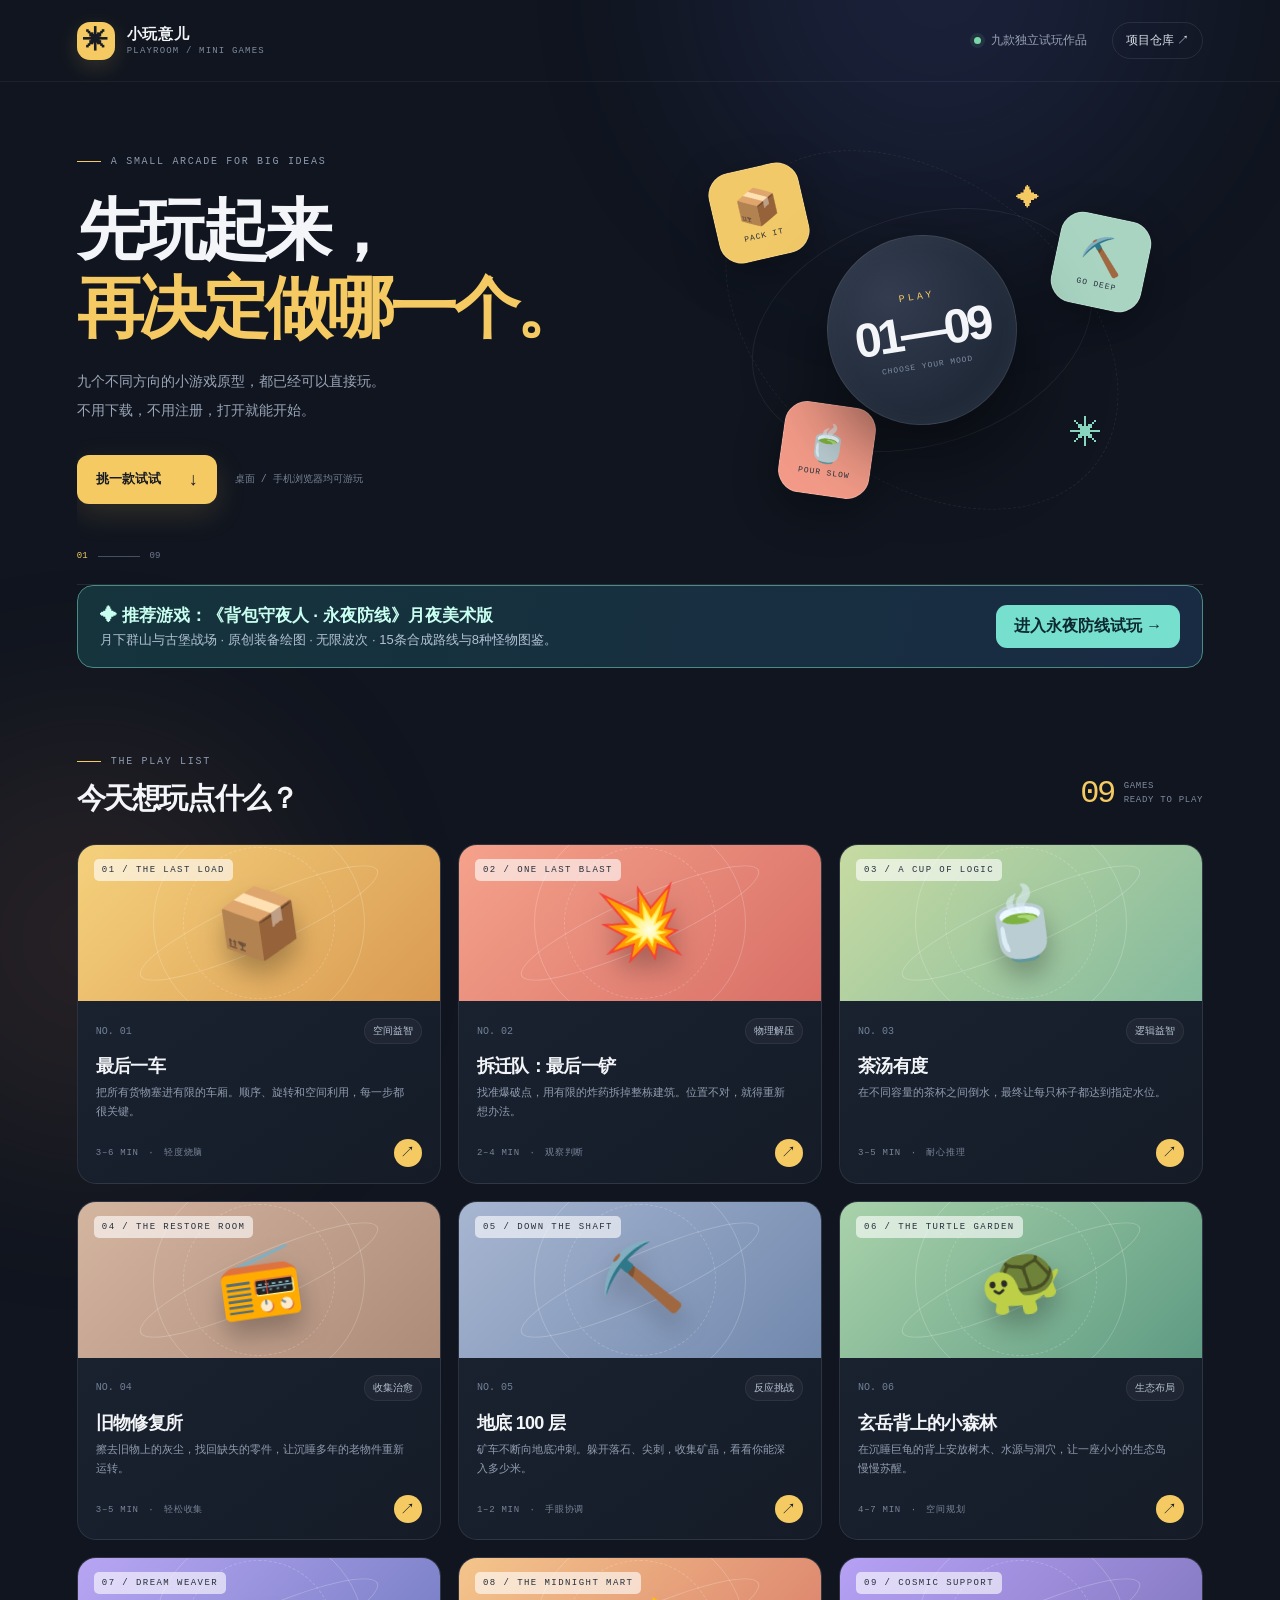
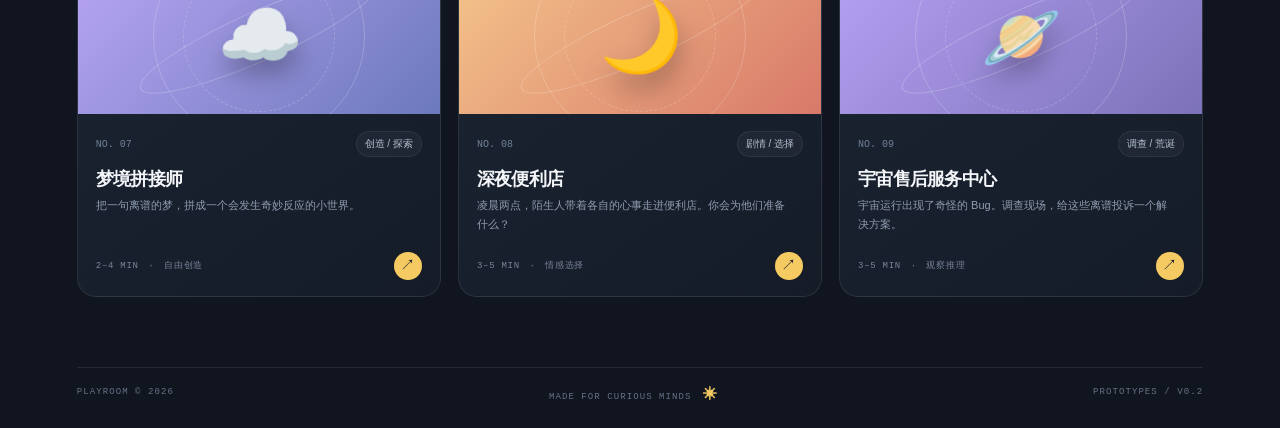
<file: index.html>
<!doctype html>
<html lang="zh-CN">
<head>
  <meta charset="UTF-8" />
  <meta name="viewport" content="width=device-width, initial-scale=1, viewport-fit=cover" />
  <meta name="theme-color" content="#10151f" />
  <meta name="description" content="九款可以直接玩的轻量小游戏。挑一款喜欢的，随时开始。" />
  <title>小玩意儿 Playroom — 九款小游戏试玩</title>
  <link rel="icon" href="data:image/svg+xml,%3Csvg xmlns='http://www.w3.org/2000/svg' viewBox='0 0 100 100'%3E%3Crect width='100' height='100' rx='26' fill='%23f6c85f'/%3E%3Cpath d='M30 24h18v20h22v18H48v20H30V62H10V44h20z' fill='%2310151f'/%3E%3C/svg%3E" />
  <link rel="stylesheet" href="./styles-base.css" />
  <link rel="stylesheet" href="./styles-games.css" />
  <link rel="stylesheet" href="./styles-responsive.css" />
  <link rel="stylesheet" href="./game-new.css" />
</head>
<body>
  <div class="ambient ambient-a"></div>
  <div class="ambient ambient-b"></div>
  <header class="site-header">
    <a class="brand" href="#home" aria-label="返回首页">
      <span class="brand-mark">✳</span>
      <span class="brand-copy"><strong>小玩意儿</strong><small>PLAYROOM / MINI GAMES</small></span>
    </a>
    <div class="header-right">
      <span class="live-dot"></span><span class="header-note">九款独立试玩作品</span>
      <a class="github-link" href="https://github.com/klwjlalala/games" target="_blank" rel="noreferrer">项目仓库 ↗</a>
    </div>
  </header>

  <main id="homeView" class="home-view">
    <section class="hero">
      <div class="hero-copy">
        <div class="eyebrow"><span class="eyebrow-line"></span> A SMALL ARCADE FOR BIG IDEAS</div>
        <h1>先玩起来，<br/><em>再决定做哪一个。</em></h1>
        <p>九个不同方向的小游戏原型，都已经可以直接玩。<br/>不用下载，不用注册，打开就能开始。</p>
        <div class="hero-actions">
          <a class="primary-button" href="#games">挑一款试试 <span>↓</span></a>
          <span class="hero-footnote">桌面 / 手机浏览器均可游玩</span>
        </div>
      </div>
      <div class="hero-art" aria-hidden="true">
        <div class="hero-orbit orbit-one"></div><div class="hero-orbit orbit-two"></div>
        <div class="hero-sticker sticker-box">📦<small>PACK IT</small></div>
        <div class="hero-sticker sticker-pick">⛏️<small>GO DEEP</small></div>
        <div class="hero-sticker sticker-tea">🍵<small>POUR SLOW</small></div>
        <div class="hero-spark spark-one">✦</div><div class="hero-spark spark-two">✳</div>
        <div class="hero-center"><span>PLAY</span><strong>01—09</strong><small>CHOOSE YOUR MOOD</small></div>
      </div>
      <div class="hero-index"><span>01</span><span class="index-rule"></span><span>09</span></div>
    </section>


    <div style="max-width:1180px;margin:0 auto 28px;padding:18px 22px;border:1px solid #4a8b85;border-radius:16px;background:linear-gradient(105deg,#15343c,#192b43);display:flex;align-items:center;justify-content:space-between;gap:16px;flex-wrap:wrap">
      <div><strong style="color:#c9fff0;font-size:17px">✦ 推荐游戏：《背包守夜人 · 永夜防线》月夜美术版</strong><p style="margin:4px 0 0;color:#b2c2d4;font-size:13px">月下群山与古堡战场 · 原创装备绘图 · 无限波次 · 15条合成路线与8种怪物图鉴。</p></div>
      <a href="./prototypes/nightwatch/" style="display:inline-block;background:#76dfce;color:#0d2931;padding:11px 18px;border-radius:11px;font-weight:800;white-space:nowrap">进入永夜防线试玩 →</a>
    </div>
    <section id="games" class="games-section">
      <div class="section-heading">
        <div><div class="eyebrow"><span class="eyebrow-line"></span> THE PLAY LIST</div><h2>今天想玩点什么？</h2></div>
        <div class="section-meta"><strong>09</strong><span>GAMES<br/>READY TO PLAY</span></div>
      </div>
      <div class="games-grid" id="gamesGrid"></div>
    </section>
    <footer class="home-footer"><span>PLAYROOM © 2026</span><span>MADE FOR CURIOUS MINDS <b>✳</b></span><span>PROTOTYPES / V0.2</span></footer>
  </main>

  <main id="gameView" class="game-view" hidden>
    <div class="game-nav">
      <button class="back-button" id="backHome"><span>←</span> 所有游戏</button>
      <div class="game-nav-center"><span class="nav-dot"></span><span id="gameNavName">游戏名称</span><span class="nav-separator">/</span><span class="nav-muted">试玩模式</span></div>
      <button class="restart-button" id="restartGame">↻ <span>重新开始</span></button>
    </div>
    <div class="game-shell">
      <aside class="game-info" id="gameInfo"></aside>
      <section class="game-stage-wrap">
        <div class="stage-topline"><span id="stageLabel">LEVEL 01</span><span id="stageHint">点击开始</span></div>
        <div class="game-stage" id="gameStage"></div>
        <div class="stage-bottomline"><span>PLAYROOM / MINI ARCADE</span><span id="stageProgress">进度会自动保存在本机</span></div>
      </section>
    </div>
  </main>

  <div class="toast" id="toast" role="status" aria-live="polite"></div>
  <script src="./app-core.js" defer></script>
  <script src="./game-truck.js" defer></script>
  <script src="./game-demo.js" defer></script>
  <script src="./game-tea.js" defer></script>
  <script src="./game-restore.js" defer></script>
  <script src="./game-mine.js" defer></script>
  <script src="./game-forest.js" defer></script>
  <script src="./game-new.js" defer></script>
  <script src="./app-init.js" defer></script>
</body>
</html>
</file>
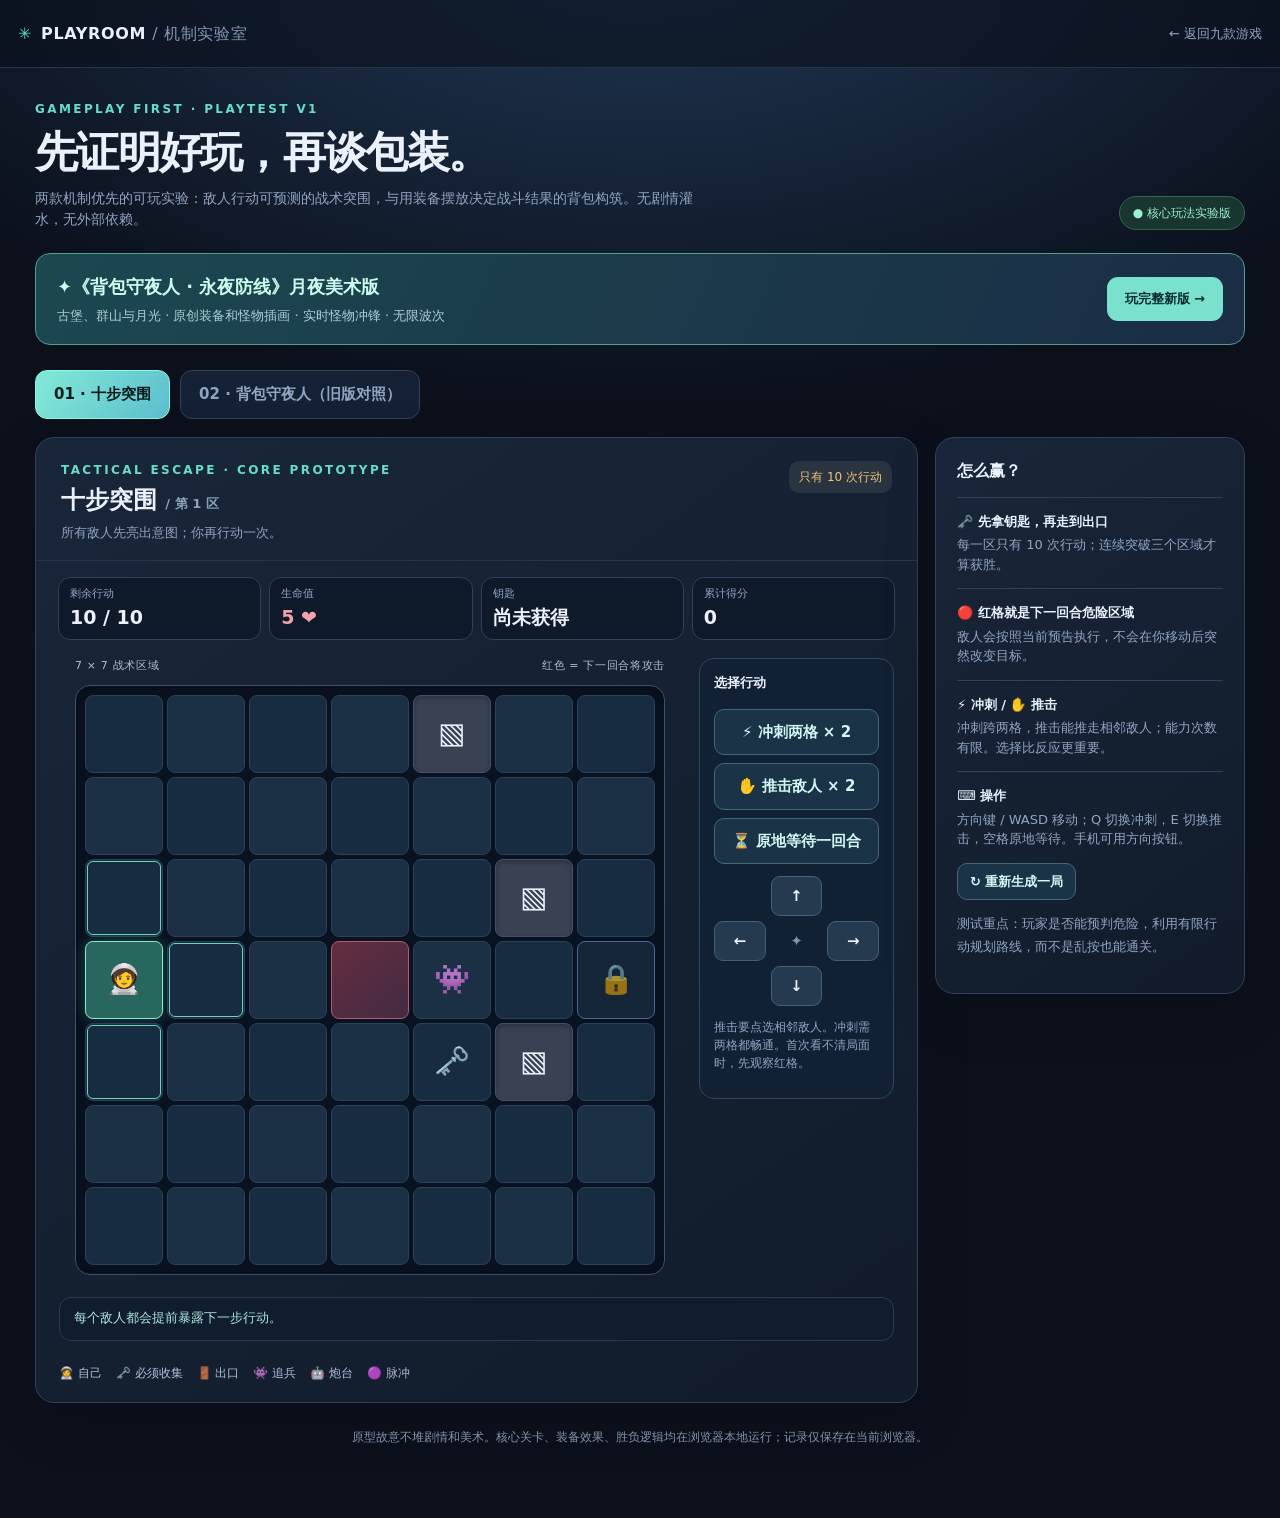
<file: prototypes/index.html>
<!doctype html>
<html lang="zh-CN">
<head>
<meta charset="utf-8">
<meta name="viewport" content="width=device-width,initial-scale=1">
<meta name="theme-color" content="#0b101b">
<title>可玩性实验室 · 十步突围 / 背包守夜人</title>
<style>
:root{color-scheme:dark;--bg:#0b101b;--panel:#151e2e;--panel2:#1a2637;--line:#304159;--text:#eaf1fb;--muted:#91a5c2;--cyan:#67dcc9;--gold:#f0c478;--red:#f27f88;--violet:#b29aff}*{box-sizing:border-box}html{scroll-behavior:smooth}body{margin:0;background:radial-gradient(ellipse 75% 35% at 50% -5%,#213957 0%,transparent 90%),var(--bg);color:var(--text);font:15px/1.5 system-ui,-apple-system,"Segoe UI",sans-serif}button{font:inherit;cursor:pointer;color:inherit}button:disabled{cursor:not-allowed;opacity:.45}a{color:inherit;text-decoration:none}header{height:68px;border-bottom:1px solid #263449;display:flex;align-items:center;justify-content:space-between;padding:0 max(18px,calc((100vw - 1250px)/2));gap:15px;background:#0b101b99;backdrop-filter:blur(15px)}.brand{font-size:16px;font-weight:850;letter-spacing:.04em}.brand i{font-style:normal;color:var(--cyan);margin-right:9px}.back{font-size:13px;color:var(--muted)}main{max-width:1250px;margin:auto;padding:32px 20px 72px}.eyebrow{font-size:12px;letter-spacing:.2em;color:var(--cyan);font-weight:800}.intro{display:flex;align-items:end;justify-content:space-between;gap:24px;margin-bottom:23px}.intro h1{font-size:clamp(27px,4vw,43px);line-height:1.18;letter-spacing:-.04em;margin:9px 0 10px}.intro p{color:var(--muted);margin:0;font-size:14px;max-width:660px}.flag{background:#18352f;color:#9bf0ce;padding:7px 13px;border:1px solid #326450;border-radius:100px;white-space:nowrap;font-size:12px}.tabs{display:flex;gap:10px;margin:25px 0 18px}.tab{padding:12px 18px;border:1px solid var(--line);background:#142033;color:var(--muted);border-radius:12px;font-weight:750}.tab.on{color:#081a1b;border-color:#8ef7e5;background:linear-gradient(120deg,#82e9d8,#5dbfcd)}.shell{display:grid;grid-template-columns:minmax(0,1fr) 310px;gap:17px}.paper{border:1px solid var(--line);background:linear-gradient(145deg,#192639,#111b2a);border-radius:19px;box-shadow:0 18px 55px #0002;overflow:hidden}.game-head{display:flex;align-items:start;justify-content:space-between;padding:23px 25px 18px;border-bottom:1px solid #26374d;gap:10px}.game-head h2{margin:3px 0 5px;font-size:24px}.game-head p{margin:0;font-size:13px;color:var(--muted)}.badge{border-radius:10px;padding:7px 10px;background:#2a3340;color:var(--gold);font-size:12px;white-space:nowrap}.stats{display:flex;gap:8px;flex-wrap:wrap;padding:16px 22px 0}.stat{min-width:105px;flex:1;border:1px solid #304059;background:#0e1929;border-radius:12px;padding:8px 11px}.stat small{display:block;color:var(--muted);font-size:11px}.stat b{display:block;font-size:19px;line-height:1.5}.side{padding:21px;align-self:start}.side h3{margin:0 0 14px;font-size:16px}.side p{color:var(--muted);font-size:13px;line-height:1.75}.side b{color:#dce9fc}.rule{border-top:1px solid var(--line);padding:14px 0;font-size:13px;color:var(--muted)}.rule strong{display:block;color:var(--text);margin-bottom:4px}.btn{display:inline-flex;align-items:center;justify-content:center;gap:6px;border:1px solid #47657b;background:#1b3346;color:#d1f7f4;border-radius:10px;padding:11px 14px;font-weight:800;transition:.15s}.btn:hover:not(:disabled){filter:brightness(1.15);transform:translateY(-1px)}.btn.primary{background:linear-gradient(120deg,#66dfc8,#60bfcc);color:#05242b;border-color:#64dfcb}.btn.gold{background:linear-gradient(120deg,#f5cf80,#d7a45d);color:#32200c;border-color:#c7a365}.btn.warn{border-color:#78414a;background:#442331;color:#ffacb5}.btn.sm{padding:8px 12px;font-size:13px}.btn.on{outline:2px solid var(--cyan);background:#29585a}.btnrow{display:flex;flex-wrap:wrap;gap:8px}.hint{color:var(--muted);font-size:12px}.board-wrap{padding:18px 23px 22px;display:grid;grid-template-columns:minmax(0,1fr) 195px;align-items:start;gap:18px}.board-panel{max-width:590px;width:100%;margin:auto}.board-label{display:flex;justify-content:space-between;align-items:center;color:#adbed3;font-size:11px;letter-spacing:.06em;margin:0 0 10px}.t-board{display:grid;grid-template-columns:repeat(7,minmax(0,1fr));gap:4px;padding:9px;aspect-ratio:1;background:#091221;border:1px solid #40516a;border-radius:15px;box-shadow:inset 0 0 25px #0004}.tile{position:relative;border:1px solid #2c4058;background:#182c41;border-radius:8px;min-width:0;min-height:0;aspect-ratio:1;display:flex;align-items:center;justify-content:center;font-size:clamp(16px,2.8vw,29px);transition:background .14s}.tile:nth-child(even){background:#1b3044}.tile.wall{background:#384253;border-color:#445067;box-shadow:inset 0 2px 5px #0004}.tile.danger{background:linear-gradient(140deg,#642d40,#432b42);border-color:#b85a6a}.tile.possible{outline:1px solid #69d7b4;outline-offset:-3px}.tile.player{background:#27675d;border-color:#83edd0;box-shadow:0 0 14px #55ddbc44}.tile .mark{position:absolute;right:2px;bottom:0;color:#ffb7c1;font-size:10px}.tile .key{position:absolute;top:1px;left:3px;font-size:10px;color:#ffd990}.tile.exit{border:1px solid #7392df}.tile.exit.locked{opacity:.65}.tile:active{transform:scale(.96)}.controls{padding:14px;border:1px solid #30445d;border-radius:15px;background:#122034}.controls h4{margin:0 0 8px;font-size:13px}.controls .btn{width:100%;margin-top:8px}.dpad{display:grid;grid-template-columns:repeat(3,1fr);gap:5px;margin:12px 0 0}.dpad button{background:#25394f;border:1px solid #426079;border-radius:9px;min-height:40px;font-weight:900}.dpad button:hover{background:#38526c}.dpad .blank{visibility:hidden}.status{margin:0 23px 23px;border-radius:12px;padding:10px 14px;background:#101d2e;border:1px solid #293c54;font-size:13px;color:#aee5db;min-height:44px}.legend{display:flex;gap:14px;flex-wrap:wrap;font-size:12px;color:#afc1db;padding:0 23px 20px}.overlay{padding:40px 24px;text-align:center;min-height:320px;display:flex;flex-direction:column;align-items:center;justify-content:center}.overlay .big{font-size:62px;line-height:1.3}.overlay h2{margin:8px 0;font-size:30px}.overlay p{color:var(--muted);max-width:480px}.overlay .btn{margin-top:14px}.kicker{font-size:12px;font-weight:900;color:var(--cyan);letter-spacing:.17em}.backpack-layout{display:grid;grid-template-columns:minmax(0,1fr) 285px;gap:20px;padding:21px}.bag-board{display:grid;grid-template-columns:repeat(4,minmax(0,1fr));gap:5px;background:#0c1625;padding:10px;border:1px solid #41546b;border-radius:17px;max-width:485px;margin:12px auto 8px;aspect-ratio:4/3}.slot{min-width:0;min-height:0;border:1px dashed #45607a;border-radius:9px;background:#1d3044;position:relative;display:flex;align-items:center;justify-content:center;font-size:clamp(18px,3.2vw,28px)}.slot.selected-place{box-shadow:inset 0 0 0 2px #64d4c6}.slot.filled{background:#34536b;border-style:solid;border-color:#7289a1}.slot.anchor{background:linear-gradient(135deg,#4e597e,#2d5971);border-color:#c4adf8}.slot .small{font-size:10px;color:#dce6fc;position:absolute;right:3px;bottom:1px}.loot{max-height:410px;overflow:auto;display:flex;flex-direction:column;gap:6px}.gear{border:1px solid #3b4d67;background:#1c2c42;text-align:left;display:flex;align-items:center;gap:11px;padding:9px;border-radius:11px;width:100%}.gear.on{border-color:#8ce9dd;background:#214a54}.gear .icon{font-size:26px;width:36px;text-align:center}.gear b{display:block;font-size:13px}.gear small{font-size:11px;color:#9cb3ca;display:block}.battle-card{border:1px solid #46556c;background:#101d2e;border-radius:15px;padding:18px;margin:17px 0}.battle-line{display:flex;justify-content:space-between;gap:12px;align-items:center}.battle-line h3{margin:0}.bars{height:10px;background:#3a4151;border-radius:20px;margin:12px 0;overflow:hidden}.bars span{height:100%;background:linear-gradient(90deg,#ef7077,#f3af72);display:block;transition:.3s}.bars.hero span{background:linear-gradient(90deg,#40a9ac,#82ecbd)}.log{height:140px;overflow:auto;background:#081321;border:1px solid #2b3c55;border-radius:10px;padding:10px 13px;color:#a8d0df;font-size:12px;line-height:1.8}.preview{padding:12px 14px;background:#103034;border:1px solid #2a6766;border-radius:12px;color:#b5eee0;font-size:13px}.reward{display:grid;grid-template-columns:repeat(3,minmax(0,1fr));gap:12px;margin:19px 0}.reward button{text-align:left;padding:17px 12px;border:1px solid #54647d;background:#1c3044;border-radius:15px;min-height:154px}.reward button:hover{border-color:var(--cyan);background:#23535b}.reward .emoji{font-size:36px;display:block}.reward b{display:block;margin:10px 0 5px}.reward small{color:var(--muted)}.footnote{font-size:12px;color:#8195ad;text-align:center;margin-top:25px}.hidden{display:none!important}@media(max-width:1050px){.shell{grid-template-columns:1fr}.side{order:2}.board-wrap{grid-template-columns:minmax(0,1fr) 180px}}@media(max-width:700px){main{padding:22px 12px 48px}.intro{display:block}.flag{display:inline-block;margin-top:15px}.tabs{gap:6px}.tab{flex:1;padding:12px 6px;font-size:12px}.game-head{padding:19px 15px}.game-head h2{font-size:20px}.board-wrap{padding:14px;grid-template-columns:1fr}.controls{max-width:100%;display:grid;grid-template-columns:1fr 1fr;gap:6px}.controls h4{grid-column:1/-1}.controls .btn{margin-top:0}.dpad{grid-column:1/-1;max-width:200px;margin:7px auto 0;width:100%}.status{margin:0 14px 17px}.legend{padding:0 14px 18px}.backpack-layout{grid-template-columns:1fr;padding:14px}.loot{display:grid;grid-template-columns:repeat(2,minmax(0,1fr));max-height:none}.reward{grid-template-columns:1fr}.reward button{min-height:0}.bag-board{padding:7px;gap:4px}.slot{border-radius:6px}.stat{min-width:80px}.intro h1{font-size:30px}}
</style>
</head>
<body>
<header><a class="brand" href="../"><i>✳</i>PLAYROOM <span style="color:#8396b0;font-weight:500">/ 机制实验室</span></a><a class="back" href="../">← 返回九款游戏</a></header>
<main>
<div class="intro"><div><div class="eyebrow">GAMEPLAY FIRST · PLAYTEST V1</div><h1>先证明好玩，再谈包装。</h1><p>两款机制优先的可玩实验：敌人行动可预测的战术突围，与用装备摆放决定战斗结果的背包构筑。无剧情灌水，无外部依赖。</p></div><span class="flag">● 核心玩法实验版</span></div>
<div style="margin:12px 0 18px;padding:19px 21px;border:1px solid #559e8c;border-radius:15px;background:linear-gradient(115deg,#1c4850,#1a2d45);display:flex;align-items:center;justify-content:space-between;gap:15px;flex-wrap:wrap"><div><strong style="font-size:18px;color:#cbfdef">✦《背包守夜人 · 永夜防线》月夜美术版</strong><p style="color:#afced8;font-size:13px;margin:6px 0 0">古堡、群山与月光 · 原创装备和怪物插画 · 实时怪物冲锋 · 无限波次</p></div><a href="./nightwatch/" style="display:inline-block;padding:12px 18px;background:#79e1cc;color:#082b32;border-radius:11px;font-size:13px;font-weight:850">玩完整新版 →</a></div><div class="tabs"><button class="tab on" id="tabT">01 · 十步突围</button><button class="tab" id="tabB">02 · 背包守夜人（旧版对照）</button></div>
<div id="tView" class="shell"><section class="paper" id="tGame"></section><aside class="paper side"><h3>怎么赢？</h3><div class="rule"><strong>🗝️ 先拿钥匙，再走到出口</strong>每一区只有 10 次行动；连续突破三个区域才算获胜。</div><div class="rule"><strong>🔴 红格就是下一回合危险区域</strong>敌人会按照当前预告执行，不会在你移动后突然改变目标。</div><div class="rule"><strong>⚡ 冲刺 / ✋ 推击</strong>冲刺跨两格，推击能推走相邻敌人；能力次数有限。选择比反应更重要。</div><div class="rule"><strong>⌨️ 操作</strong>方向键 / WASD 移动；Q 切换冲刺，E 切换推击，空格原地等待。手机可用方向按钮。</div><button class="btn sm" id="tReset">↻ 重新生成一局</button><p>测试重点：玩家是否能预判危险，利用有限行动规划路线，而不是乱按也能通关。</p></aside></div>
<div id="bView" class="shell hidden"><section class="paper" id="bGame"></section><aside class="paper side"><h3>怎么赢？</h3><div class="rule"><strong>🧪 开局提示</strong>火种、磨刀石最初还在库存中。先试着把它们放在铁剑旁边，看看伤害和灼烧会怎样变化。之后尝试自己构筑。</div><div class="rule"><strong>🎒 4×3 的背包是全部装备空间</strong>点击右侧装备，再点击空格摆放。点击已放置的装备可取回。</div><div class="rule"><strong>🔥 相邻才有联动</strong>磨刀石强化旁边的武器，火种让相邻武器附带灼烧；护甲和符文也能组合。</div><div class="rule"><strong>⚔️ 战斗自动，但结果由你的布局决定</strong>每晚战胜怪物后，三选一获得新装备；必须打赢五晚。</div><div class="rule"><strong>🧠 可以重排，不可以无脑堆满</strong>不同怪物的护甲、伤害和生命不同，装备的摆放与取舍直接影响生存。</div><button class="btn sm" id="bReset">↻ 重新开始守夜</button><p>测试重点：能否自然发现装备协同，以及每次获得战利品后是否想重新调整布局。</p></aside></div>
<div class="footnote">原型故意不堆剧情和美术。核心关卡、装备效果、胜负逻辑均在浏览器本地运行；记录仅保存在当前浏览器。</div>
</main>
<script>
'use strict';
const $=s=>document.querySelector(s);
const clamp=(v,min,max)=>Math.min(max,Math.max(min,v));
const safeStore={get:k=>{try{return +(localStorage.getItem(k)||0)}catch{return 0}},set:(k,v)=>{try{localStorage.setItem(k,String(v))}catch{}}};
function rand(seed){let a=seed|0;return()=>{a^=a<<13;a^=a>>>17;a^=a<<5;return(a>>>0)/4294967296}}
const same=(a,b)=>a.x===b.x&&a.y===b.y;
const tileKey=p=>p.x+','+p.y;
const inBounds=p=>p.x>=0&&p.x<7&&p.y>=0&&p.y<7;
const near=(a,b)=>Math.abs(a.x-b.x)+Math.abs(a.y-b.y);
let active='t';
$('#tabT').onclick=()=>switchTo('t');
$('#tabB').onclick=()=>switchTo('b');
function switchTo(k){active=k;$('#tabT').classList.toggle('on',k==='t');$('#tabB').classList.toggle('on',k==='b');$('#tView').classList.toggle('hidden',k!=='t');$('#bView').classList.toggle('hidden',k!=='b')}
let t,seedCount=0;
function newRunT(){seedCount++;t={stage:1,hp:5,maxHp:5,score:0,seed:((Date.now()^seedCount*7919)>>>0),over:'',note:'看清红色预警区。先拿钥匙，再进入出口。',mode:'move'};newStageT();renderT()}
function newStageT(){const r=rand(t.seed+t.stage*17077),key=([{x:2,y:2},{x:3,y:2},{x:4,y:2},{x:2,y:4},{x:3,y:4},{x:4,y:4}])[Math.floor(r()*6)];const avoid=new Set(['0,3','6,3','3,3',tileKey(key),'1,3','2,3','4,3','5,3']);const walls=[];const wallCount=2+t.stage;for(let n=0;n<200&&walls.length<wallCount;n++){const p={x:1+Math.floor(r()*5),y:Math.floor(r()*7)};if(!avoid.has(tileKey(p))&&!walls.some(w=>same(w,p))&&p.y!==3&&![[4,3],[5,1],[4,5],[3,0]].some(([x,y])=>x===p.x&&y===p.y))walls.push(p)}let enemies=[{kind:'hunter',x:4,y:3,id:1}];if(t.stage>=2)enemies.push({kind:'turret',x:5,y:3,id:2});if(t.stage>=3)enemies.push({kind:'pulse',x:4,y:5,id:3});t.p={x:0,y:3};t.exit={x:6,y:3};t.key=key;t.gotKey=false;t.walls=walls;t.enemies=enemies;t.turn=0;t.turnLimit=10;t.dash=2;t.push=2;t.mode='move';t.over='';t.note='每个敌人都会提前暴露下一步行动。'}
function blockedT(p,ignoreId=-1){return !inBounds(p)||t.walls.some(w=>same(w,p))||t.enemies.some(e=>e.id!==ignoreId&&same(e,p))}
function hunterStep(e){const dx=Math.sign(t.p.x-e.x),dy=Math.sign(t.p.y-e.y);const first=Math.abs(t.p.x-e.x)>=Math.abs(t.p.y-e.y)?[{x:e.x+dx,y:e.y},{x:e.x,y:e.y+dy}]:[{x:e.x,y:e.y+dy},{x:e.x+dx,y:e.y}];return first.find(p=>inBounds(p)&&!t.walls.some(w=>same(w,p))&&!t.enemies.some(o=>o.id!==e.id&&same(o,p)))||{x:e.x,y:e.y}}
function intentsT(){return t.enemies.map(e=>{let cells=[];let target=null;if(e.kind==='hunter'){target=hunterStep(e);cells=[target]}else if(e.kind==='turret'){const horizontal=Math.abs(t.p.x-e.x)>=Math.abs(t.p.y-e.y);const dx=horizontal?(t.p.x>=e.x?1:-1):0,dy=horizontal?0:(t.p.y>=e.y?1:-1);for(let i=1;i<=6;i++){const cell={x:e.x+dx*i,y:e.y+dy*i};if(!inBounds(cell)||t.walls.some(w=>same(w,cell)))break;cells.push(cell)}}else if(e.kind==='pulse'){cells=[{x:e.x,y:e.y},{x:e.x+1,y:e.y},{x:e.x-1,y:e.y},{x:e.x,y:e.y+1},{x:e.x,y:e.y-1}].filter(inBounds)}return{e,target,cells}})}
function afterActionT(oldIntents,stunnedId=-1){t.turn++;let hit=false;for(const intent of oldIntents){if(!t.enemies.includes(intent.e)||intent.e.id===stunnedId)continue;if(intent.e.kind==='hunter'){if(same(intent.target,t.p)){hit=true}else if(!t.enemies.some(e=>e.id!==intent.e.id&&same(e,intent.target))&&!t.walls.some(w=>same(w,intent.target)))Object.assign(intent.e,intent.target)}else if(intent.cells.some(p=>same(p,t.p))){hit=true}}if(t.enemies.some(e=>same(e,t.p)))hit=true;if(hit)t.hp=Math.max(0,t.hp-1);
if(t.hp<=0){t.over='lose';t.note='生命值耗尽：预警区域是真的危险。';return}
if(same(t.p,t.key))t.gotKey=true;
if(same(t.p,t.exit)&&t.gotKey){t.score+=Math.max(0,t.turnLimit-t.turn)*20+t.hp*10+50;t.over=t.stage===3?'win':'stage';t.note='突破成功！';if(t.over==='win')safeStore.set('playroom_t_best',Math.max(safeStore.get('playroom_t_best'),t.score));return}
if(t.turn>=t.turnLimit){t.over='lose';t.note='行动耗尽！尝试利用冲刺节省步数。';return}
t.note=hit?'⚠️ 遭受了一次攻击（同回合多次命中只扣 1 点生命）':'安全通过。敌人已经更新了下一回合预警。'}
function actionT(kind,dx=0,dy=0,enemyId=null){if(t.over)return;const old=intentsT();if(kind==='push'){if(t.push<=0)return;const e=t.enemies.find(z=>z.id===enemyId);if(!e||near(e,t.p)!==1)return;const vx=e.x-t.p.x,vy=e.y-t.p.y;const dest={x:e.x+vx,y:e.y+vy};if(blockedT(dest,e.id)){t.enemies=t.enemies.filter(z=>z.id!==e.id);t.note='敌人撞上了障碍，已被击退！'}else{Object.assign(e,dest)}t.push--;t.mode='move';afterActionT(old,e.id);renderT();return}
if(kind==='wait'){afterActionT(old);renderT();return}
if(Math.abs(dx)+Math.abs(dy)!==1)return;
const d=kind==='dash'?2:1;if(kind==='dash'&&t.dash<=0)return;for(let step=1;step<=d;step++){const n={x:t.p.x+dx*step,y:t.p.y+dy*step};if(blockedT(n)) {t.note='道路被堵住了，选择其他方向。';renderT();return}}
if(Array.from({length:d},(_,i)=>({x:t.p.x+dx*(i+1),y:t.p.y+dy*(i+1)})).some(p=>same(p,t.key)))t.gotKey=true;t.p={x:t.p.x+dx*d,y:t.p.y+dy*d};if(kind==='dash')t.dash--;t.mode='move';afterActionT(old);renderT()}
function tileClickT(x,y){if(t.over)return;const e=t.enemies.find(e=>e.x===x&&e.y===y);if(t.mode==='push'){if(e)actionT('push',0,0,e.id);else{t.note='推击模式：点击与自己相邻的敌人。';renderT()}return}const dx=x-t.p.x,dy=y-t.p.y;const n=near({x,y},t.p),amount=t.mode==='dash'?2:1;if(n===amount&&(dx===0||dy===0))actionT(t.mode,Math.sign(dx),Math.sign(dy));else{t.note=t.mode==='dash'?'冲刺模式：点击直线上相隔两格的地块。':'点击相邻地块，或使用方向键。';renderT()}}
function modeT(mode){t.mode=t.mode===mode?'move':mode;t.note=mode==='dash'?'冲刺：点击两格外，或按方向键。':'推击：点击相邻的敌人。';renderT()}
function escapeText(s){return String(s).replace(/[&<>"']/g,c=>({'&':'&amp;','<':'&lt;','>':'&gt;','"':'&quot;',"'":'&#39;'}[c]))}
function renderT(){const root=$('#tGame');if(t.over==='win'||t.over==='lose'){const win=t.over==='win';root.innerHTML='<div class="overlay"><div class="kicker">'+(win?'MISSION COMPLETE':'MISSION FAILED')+'</div><div class="big">'+(win?'🏆':'💀')+'</div><h2>'+(win?'三重突围成功':'本次突围失败')+'</h2><p>'+(win?'你用有限的行动突破了三片封锁区。':'你倒在第 '+t.stage+' 区。每个红格都预告了危险，可以尝试更早规划路线。')+'</p><p>本次得分：<b>'+t.score+'</b> · 历史最佳：<b>'+safeStore.get('playroom_t_best')+'</b></p><button class="btn primary" id="tAgain">重新挑战随机布局 ↻</button></div>';$('#tAgain').onclick=newRunT;return}if(t.over==='stage'){root.innerHTML='<div class="overlay"><div class="kicker">AREA CLEAR / '+t.stage+' OF 3</div><div class="big">🗝️</div><h2>成功突破第 '+t.stage+' 区</h2><p>当前生命 '+t.hp+' / '+t.maxHp+' · 得分 '+t.score+'。请选择下一关携带的一项补给：</p><div class="btnrow" style="justify-content:center"><button class="btn" data-upgrade="heal">❤️ 恢复 2 生命</button><button class="btn" data-upgrade="dash">⚡ 额外 2 次冲刺</button><button class="btn" data-upgrade="push">✋ 额外 2 次推击</button></div><p class="hint">三选一。敌人种类会随关卡增加；补给只对下一关生效。</p></div>';root.querySelectorAll('[data-upgrade]').forEach(el=>el.onclick=()=>{const choice=el.dataset.upgrade;t.stage++;if(choice==='heal')t.hp=Math.min(t.maxHp,t.hp+2);newStageT();if(choice==='dash')t.dash+=2;if(choice==='push')t.push+=2;renderT()});return}
const intents=intentsT(),danger=new Set(intents.flatMap(i=>i.cells.map(tileKey)));const cells=[];for(let y=0;y<7;y++)for(let x=0;x<7;x++){const p={x,y},wall=t.walls.some(w=>same(w,p)),enemy=t.enemies.find(e=>same(e,p)),player=same(t.p,p),exit=same(t.exit,p),key=same(t.key,p)&&!t.gotKey;const possible=t.mode==='push'?enemy&&near(p,t.p)===1:near(p,t.p)===(t.mode==='dash'?2:1)&&(x===t.p.x||y===t.p.y);let icon=wall?'▧':player?'🧑‍🚀':enemy?({hunter:'👾',turret:'🤖',pulse:'🟣'}[enemy.kind]):key?'🗝️':exit?(t.gotKey?'🚪':'🔒'):'';cells.push('<button class="tile '+(wall?'wall ':'')+(danger.has(tileKey(p))?'danger ':'')+(player?'player ':'')+(exit?'exit ':'')+(exit&&!t.gotKey?'locked ':'')+(possible?'possible ':'')+'" data-tile="'+x+','+y+'" title="'+(enemy?({hunter:'追兵：向你所在位置推进',turret:'炮台：从自身沿直线发射激光，墙壁阻挡',pulse:'脉冲：攻击自己及四邻格'}[enemy.kind]):'')+'">'+icon+(enemy&&danger.has(tileKey(p))?'<span class="mark">!</span>':'')+'</button>')}
root.innerHTML='<div class="game-head"><div><div class="eyebrow">TACTICAL ESCAPE · CORE PROTOTYPE</div><h2>十步突围 <span style="font-size:13px;color:#8ba2b9">/ 第 '+t.stage+' 区</span></h2><p>所有敌人先亮出意图；你再行动一次。</p></div><span class="badge">只有 '+t.turnLimit+' 次行动</span></div><div class="stats"><div class="stat"><small>剩余行动</small><b>'+(t.turnLimit-t.turn)+' / '+t.turnLimit+'</b></div><div class="stat"><small>生命值</small><b style="color:#f1a2aa">'+t.hp+' ❤</b></div><div class="stat"><small>钥匙</small><b>'+(t.gotKey?'已获得 ✓':'尚未获得')+'</b></div><div class="stat"><small>累计得分</small><b>'+t.score+'</b></div></div><div class="board-wrap"><div class="board-panel"><div class="board-label"><span>7 × 7 战术区域</span><span>红色 = 下一回合将攻击</span></div><div class="t-board">'+cells.join('')+'</div></div><div class="controls"><h4>选择行动</h4><button class="btn '+(t.mode==='dash'?'on':'')+'" data-mode="dash" '+(!t.dash?'disabled':'')+'>⚡ 冲刺两格 × '+t.dash+'</button><button class="btn '+(t.mode==='push'?'on':'')+'" data-mode="push" '+(!t.push?'disabled':'')+'>✋ 推击敌人 × '+t.push+'</button><button class="btn" data-wait="1">⏳ 原地等待一回合</button><div class="dpad"><span class="blank">·</span><button data-dir="0,-1">↑</button><span class="blank">·</span><button data-dir="-1,0">←</button><span style="text-align:center;color:#7d96af;align-self:center">✦</span><button data-dir="1,0">→</button><span class="blank">·</span><button data-dir="0,1">↓</button><span class="blank">·</span></div><p class="hint">推击要点选相邻敌人。冲刺需两格都畅通。首次看不清局面时，先观察红格。</p></div></div><div class="status" role="status">'+escapeText(t.note)+'</div><div class="legend"><span>🧑‍🚀 自己</span><span>🗝️ 必须收集</span><span>🚪 出口</span><span>👾 追兵</span><span>🤖 炮台</span><span>🟣 脉冲</span></div>';
root.querySelectorAll('[data-tile]').forEach(b=>b.onclick=()=>{const [x,y]=b.dataset.tile.split(',').map(Number);tileClickT(x,y)});
root.querySelectorAll('[data-mode]').forEach(b=>b.onclick=()=>modeT(b.dataset.mode));
root.querySelector('[data-wait]').onclick=()=>actionT('wait');
root.querySelectorAll('[data-dir]').forEach(b=>b.onclick=()=>{const [dx,dy]=b.dataset.dir.split(',').map(Number);if(t.mode==='push'){t.note='推击时，请点击棋盘中相邻的敌人。';renderT()}else actionT(t.mode,dx,dy)});
}
$('#tReset').onclick=newRunT;document.addEventListener('keydown',e=>{if(active!=='t'||!t||t.over||['INPUT','TEXTAREA'].includes(document.activeElement?.tagName))return;const dirs={ArrowUp:[0,-1],ArrowDown:[0,1],ArrowLeft:[-1,0],ArrowRight:[1,0],w:[0,-1],s:[0,1],a:[-1,0],d:[1,0]};const key=e.key.length===1?e.key.toLowerCase():e.key;if(dirs[key]){e.preventDefault();if(t.mode==='push')return;actionT(t.mode,...dirs[key])}else if(key==='q'){e.preventDefault();if(t.dash>0)modeT('dash')}else if(key==='e'){e.preventDefault();if(t.push>0)modeT('push')}else if(key===' '){e.preventDefault();actionT('wait')}});
const GEAR={
blade:{name:'铁剑',icon:'🗡️',w:1,h:2,desc:'攻击 5；受磨刀石、火种加成'},
shield:{name:'重盾',icon:'🛡️',w:1,h:2,desc:'每回合格挡 3；邻接守护符文更强'},
ember:{name:'火种',icon:'🔥',w:1,h:1,desc:'相邻武器让敌人灼烧 2 / 回合'},
whet:{name:'磨刀石',icon:'💎',w:1,h:1,desc:'每把相邻武器攻击 +3'},
dagger:{name:'匕首',icon:'🔪',w:1,h:1,desc:'攻击 3，灵活好摆'},
wand:{name:'魔杖',icon:'🪄',w:1,h:2,desc:'法术伤害 5，可穿透护甲'},
rune:{name:'守护符文',icon:'🔷',w:1,h:1,desc:'相邻护盾防御 +3'},
heart:{name:'生命草',icon:'💚',w:1,h:1,desc:'每回合回复 2 生命'},
lens:{name:'聚能镜',icon:'🔮',w:1,h:1,desc:'相邻魔杖法伤 +4'},
bow:{name:'长弓',icon:'🏹',w:2,h:1,desc:'攻击 4；贴背包边缘再 +3'},
bomb:{name:'炸药包',icon:'💣',w:2,h:1,desc:'每场战斗首回合额外伤害 9'},
curse:{name:'诅咒戒',icon:'💍',w:1,h:1,desc:'攻击 +9，每回合自身损失 2 生命'},
plate:{name:'铁甲',icon:'🪖',w:2,h:1,desc:'每回合格挡 4；可与符文联动'},
spark:{name:'电弧核心',icon:'⚡',w:1,h:1,desc:'相邻火种时，所有魔法伤害 +4'}
};
const GEAR_POOL=['dagger','wand','rune','heart','lens','bow','bomb','curse','plate','spark','blade','whet','ember','shield'];
let b,uid=0,bTimer=null;
function own(type,x=null,y=null){return{id:++uid,type,x,y,rot:0}}
function size(it){const g=GEAR[it.type];return it.rot?{w:g.h,h:g.w}:{w:g.w,h:g.h}}
function occupied(){const map=new Map();for(const it of b.items){if(it.x===null)continue;const s=size(it);for(let yy=it.y;yy<it.y+s.h;yy++)for(let xx=it.x;xx<it.x+s.w;xx++)map.set(xx+','+yy,it)}return map}
function fits(it,x,y){const s=size(it),map=occupied();if(x+s.w>4||y+s.h>3||x<0||y<0)return false;for(let yy=y;yy<y+s.h;yy++)for(let xx=x;xx<x+s.w;xx++)if(map.has(xx+','+yy)&&map.get(xx+','+yy).id!==it.id)return false;return true}
function adjacentGear(it,types){const s=size(it);return b.items.filter(j=>j.id!==it.id&&j.x!==null&&types.includes(j.type)).filter(j=>{const o=size(j);return (it.x+ s.w===j.x||j.x+o.w===it.x)&&it.y<j.y+o.h&&j.y<it.y+s.h || (it.y+s.h===j.y||j.y+o.h===it.y)&&it.x<j.x+o.w&&j.x<it.x+s.w})}
function calc(){let physical=0,magic=0,armor=0,heal=0,burn=0,burst=0,self=0,arcBoost=0;const events=[];for(const it of b.items){if(it.x===null)continue;const t=it.type;if(['blade','dagger','bow'].includes(t)){let value={blade:5,dagger:3,bow:4}[t];const stones=adjacentGear(it,['whet']).length;value+=stones*3;if(t==='bow'&&(it.x===0||it.y===0||it.x+size(it).w===4||it.y+size(it).h===3))value+=3;const fire=adjacentGear(it,['ember']).length;if(fire)burn+=2*fire;physical+=value;if(stones||fire)events.push(GEAR[t].name+' 联动：+'+(stones*3)+'攻击 / '+(fire*2)+'灼烧')}else if(t==='wand'){const v=5+4*adjacentGear(it,['lens']).length;magic+=v;if(v>5)events.push('聚能镜强化魔杖 +'+(v-5))}else if(t==='shield'||t==='plate'){const v=(t==='shield'?3:4)+adjacentGear(it,['rune']).length*3;armor+=v;if(v>(t==='shield'?3:4))events.push('守护符文强化防御')}else if(t==='heart')heal+=2;else if(t==='bomb')burst+=9;else if(t==='curse'){physical+=9;self+=2}else if(t==='spark'&&adjacentGear(it,['ember']).length)arcBoost+=4}if(magic&&arcBoost){magic+=arcBoost;events.push('电弧核心与火种强化已有法术 +'+arcBoost)}return{physical,magic,armor,heal,burn,burst,self,events}}
function monster(){const mons=[{name:'裂牙鼠群',icon:'🐀',hp:18,atk:5,armor:0},{name:'铁皮爬行者',icon:'🦂',hp:29,atk:7,armor:2},{name:'噬火恶犬',icon:'🐺',hp:37,atk:9,armor:1},{name:'重甲守卫',icon:'🗿',hp:46,atk:10,armor:5},{name:'暗影领主',icon:'👹',hp:55,atk:11,armor:4}];const m={...mons[b.night-1]};if(b.night>1){const roll=Math.floor(rand(b.seed+b.night*124997)()*3);if(roll===0){m.hp+=4;m.trait='厚皮：生命 +4'}else if(roll===1){m.armor+=1;m.trait='铁甲：护甲 +1'}else{m.atk+=1;m.trait='暴走：攻击 +1'}}m.maxHp=m.hp;return m}
function newRunB(){if(bTimer)clearTimeout(bTimer);uid=0;b={night:1,hp:42,maxHp:42,items:[own('blade',1,1),own('shield',3,1),own('ember'),own('whet')],selected:null,mode:'prepare',enemy:null,logs:[],round:0,combats:0,seed:Date.now()>>>0};b.enemy=monster();renderB()}
function chooseB(id){if(b.mode!=='prepare')return;const it=b.items.find(z=>z.id===id);if(!it)return;if(it.x!==null){it.x=null;it.y=null}b.selected=b.selected===id?null:id;renderB()}
function placeB(x,y){if(b.mode!=='prepare')return;const map=occupied(),hit=map.get(x+','+y);if(hit){hit.x=null;hit.y=null;b.selected=hit.id;renderB();return}const it=b.items.find(i=>i.id===b.selected);if(it&&fits(it,x,y)){it.x=x;it.y=y;b.selected=null;renderB()}else if(it){b.logs=['这里无法容纳所选装备。可以旋转或调整其他物品的位置。'];renderB()}}
function rotateB(){if(b.mode!=='prepare'||!b.selected)return;const it=b.items.find(x=>x.id===b.selected);if(it){const x=it.x,y=it.y;it.x=null;it.y=null;it.rot=1-it.rot;if(x!==null&&fits(it,x,y)){it.x=x;it.y=y}renderB()}}
function fightB(){if(b.mode!=='prepare')return;const c=calc();if(c.physical+c.magic+c.burst<=0){b.logs=['至少需要一件能够造成伤害的装备。'];renderB();return}if(!b.items.some(i=>i.x!==null)){b.logs=['先把装备放入背包。'];renderB();return}b.mode='fight';b.round=0;b.enemy=monster();b.logs=['战斗开始：你的装备将自动发挥作用。'];renderB();bTimer=setTimeout(tickB,550)}
function tickB(){if(b.mode!=='fight')return;b.round++;const c=calc(),enemy=b.enemy;let dmg=Math.max(0,c.physical-enemy.armor)+c.magic+(b.round===1?c.burst:0)+c.burn;enemy.hp=Math.max(0,enemy.hp-dmg);b.logs.unshift('第 '+b.round+' 回合：造成 '+dmg+' 伤害'+(c.burn?'（含灼烧 '+c.burn+'）':'')+(b.round===1&&c.burst?'，炸药爆发 +'+c.burst:'')+'。');if(enemy.hp<=0){b.mode='reward';b.combats++;b.logs.unshift('击败 '+enemy.name+'！获得新的装备选择。');if(b.night===5){b.mode='win';safeStore.set('playroom_b_best',Math.max(safeStore.get('playroom_b_best'),b.hp))}renderB();return}
const taken=Math.max(1,enemy.atk-c.armor),self=c.self;b.hp=clamp(b.hp-taken-self+c.heal,0,b.maxHp);b.logs.unshift('受到 '+taken+' 伤害'+(self?'，诅咒反噬 '+self:'')+(c.heal?'，恢复 '+c.heal:'')+'。');if(b.hp<=0||b.round>=8){b.mode='lose';b.logs.unshift(b.hp<=0?'生命值归零。':'八回合内没能击倒敌人。请调整搭配。');renderB();return}renderB();bTimer=setTimeout(tickB,620)}
function rewardOptions(){const r=rand(b.seed+b.night*997),groups=[['dagger','wand','bow','blade','bomb','curse'],['shield','plate','rune','heart'],['whet','ember','lens','spark']];const picks=groups.map(g=>g[Math.floor(r()*g.length)]);for(let i=picks.length-1;i>0;i--){const j=Math.floor(r()*(i+1));[picks[i],picks[j]]=[picks[j],picks[i]]}return picks}
function takeReward(type){if(b.mode!=='reward')return;b.items.push(own(type));b.night++;b.enemy=monster();b.mode='prepare';b.logs=['获得 '+GEAR[type].name+'。重新摆放装备，再迎接第 '+b.night+' 夜。'];renderB()}
function renderB(){const root=$('#bGame'),c=calc();if(['win','lose'].includes(b.mode)){const win=b.mode==='win';root.innerHTML='<div class="overlay"><div class="kicker">'+(win?'FIVE NIGHTS CLEARED':'THE NIGHT HAS FALLEN')+'</div><div class="big">'+(win?'🏆':'🌑')+'</div><h2>'+(win?'守住了全部五个夜晚':'夜间防线失守')+'</h2><p>'+(win?'你的布局策略支撑你度过全部挑战。':'失败于第 '+b.night+' 夜。想想是否需要更多伤害、护甲或新的联动。')+'</p><p>剩余生命 '+b.hp+' / '+b.maxHp+' · 历史最佳通关生命：'+safeStore.get('playroom_b_best')+'</p><button class="btn gold" id="bAgain">重新构筑，换一种策略 ↻</button></div>';$('#bAgain').onclick=newRunB;return}
if(b.mode==='reward'){const opts=rewardOptions();root.innerHTML='<div class="game-head"><div><div class="eyebrow">NIGHT '+b.night+' CLEAR</div><h2>战利品三选一</h2><p>获得的新装备会进入库存，你可以随时重新摆放所有装备。</p></div><span class="badge">剩余生命 '+b.hp+'</span></div><div style="padding:22px"><div class="overlay" style="min-height:90px;padding:10px"><div class="big" style="font-size:42px">🎁</div><h2>今晚幸存！</h2></div><div class="reward">'+opts.map(t=>'<button data-loot="'+t+'"><span class="emoji">'+GEAR[t].icon+'</span><b>'+GEAR[t].name+'</b><small>'+GEAR[t].desc+'</small></button>').join('')+'</div><p class="hint">每次提供进攻、生存、联动各一件。生命不会自动回满，下一夜还会出现不同的怪物词缀。</p></div>';root.querySelectorAll('[data-loot]').forEach(e=>e.onclick=()=>takeReward(e.dataset.loot));return}
const map=occupied(),slots=[];for(let y=0;y<3;y++)for(let x=0;x<4;x++){const it=map.get(x+','+y);slots.push('<button class="slot '+(it?'filled ':'')+(it&&it.x===x&&it.y===y?'anchor ':'')+(b.selected&&!it?'selected-place':'')+'" data-place="'+x+','+y+'" title="'+(it?GEAR[it.type].name:'空格')+'">'+(it&&it.x===x&&it.y===y?GEAR[it.type].icon:it?'<span style="opacity:.45;font-size:13px">◆</span>':'')+(it&&it.x===x&&it.y===y?'<span class="small">'+size(it).w+'×'+size(it).h+'</span>':'')+'</button>')}
const hpPct=100*b.hp/b.maxHp,enemyPct=100*b.enemy.hp/b.enemy.maxHp;
root.innerHTML='<div class="game-head"><div><div class="eyebrow">BACKPACK SURVIVOR · CORE PROTOTYPE</div><h2>背包守夜人</h2><p>用位置和邻接效果决定战斗。胜利后获得新装备。</p></div><span class="badge">第 '+b.night+' / 5 夜</span></div><div class="stats"><div class="stat"><small>生命</small><b style="color:#92e7bb">'+b.hp+' / '+b.maxHp+'</b></div><div class="stat"><small>物理 / 法伤</small><b>'+c.physical+' / '+c.magic+'</b></div><div class="stat"><small>护盾 / 灼烧</small><b>'+c.armor+' / '+c.burn+'</b></div><div class="stat"><small>治疗 / 首回合爆发</small><b>'+c.heal+' / '+c.burst+'</b></div></div><div class="backpack-layout"><div><div class="board-label"><span>YOUR BACKPACK · 4 × 3</span><span>物品邻接激活组合</span></div><div class="bag-board">'+slots.join('')+'</div><div class="btnrow"><button class="btn sm" id="bRotate" '+(b.mode!=='prepare'||!b.selected?'disabled':'')+'>↻ 旋转所选装备</button><span class="hint">点击已摆放的物品可取出并重新布置</span></div><div class="battle-card"><div class="battle-line"><h3>'+b.enemy.icon+' '+b.enemy.name+'</h3><b>护甲 '+b.enemy.armor+'</b></div>'+(b.enemy.trait?'<div class="hint" style="margin:5px 0 9px;color:#edc987">'+b.enemy.trait+'</div>':'')+'<div class="bars"><span style="width:'+enemyPct+'%"></span></div><div class="battle-line" style="color:#9caec6;font-size:12px"><span>敌方生命 '+b.enemy.hp+'/'+b.enemy.maxHp+'</span><span>每回合攻击 '+b.enemy.atk+'</span></div><div class="bars hero"><span style="width:'+hpPct+'%"></span></div><div class="battle-line" style="font-size:12px;color:#9fb2c6"><span>守夜人 '+b.hp+'/'+b.maxHp+'</span><span>回合 '+b.round+'/8</span></div></div><div class="preview"><b>实时效果预测：</b> 每回合预计输出 '+(Math.max(0,c.physical-b.enemy.armor)+c.magic+c.burn)+'；承伤 '+Math.max(1,b.enemy.atk-c.armor)+(c.self?'，反噬 '+c.self:'')+(c.heal?'，回血 '+c.heal:'')+'。'+(c.events.length?'<br>✨ '+escapeText(c.events.join('；')):'<br>将装备摆在一起，尝试触发联动。')+'</div><div class="btnrow" style="margin-top:16px"><button class="btn gold" id="bFight" '+(b.mode==='fight'?'disabled':'')+'>⚔️ '+(b.mode==='fight'?'战斗进行中…':'开始第 '+b.night+' 夜战斗')+'</button></div><p class="hint">单场战斗最多 8 回合。攻击与格挡按回合结算，消灭敌人后不受该回合反击。</p><div class="log" role="status">'+(b.logs.length?b.logs.map(escapeText).join('<br>'):'进入战斗前可以随意调整装备摆放。')+'</div></div><div><div class="board-label"><span>YOUR ITEMS</span><span>'+b.items.length+' 件装备</span></div><div class="loot">'+b.items.map(it=>'<button class="gear '+(b.selected===it.id?'on':'')+'" data-gear="'+it.id+'" '+(b.mode!=='prepare'?'disabled':'')+'><span class="icon">'+GEAR[it.type].icon+'</span><span><b>'+GEAR[it.type].name+(it.x!==null?' ✓':'')+'</b><small>'+GEAR[it.type].desc+'</small></span></button>').join('')+'</div><p class="hint">点击装备 → 点击背包空格放入。再次点击已放装备可以取下。大件可旋转。</p></div></div>';
root.querySelectorAll('[data-place]').forEach(e=>e.onclick=()=>{const [x,y]=e.dataset.place.split(',').map(Number);placeB(x,y)});root.querySelectorAll('[data-gear]').forEach(e=>e.onclick=()=>chooseB(+e.dataset.gear));$('#bRotate').onclick=rotateB;$('#bFight').onclick=fightB;}
$('#bReset').onclick=newRunB;
newRunT();newRunB();
window.__playtest={get tactics(){return t},get backpack(){return b},tacticsAction:actionT,backpackStats:calc,boardFits:fits,gear:GEAR,newTactics:newRunT,newBackpack:newRunB};
</script>
</body>
</html>
</file>
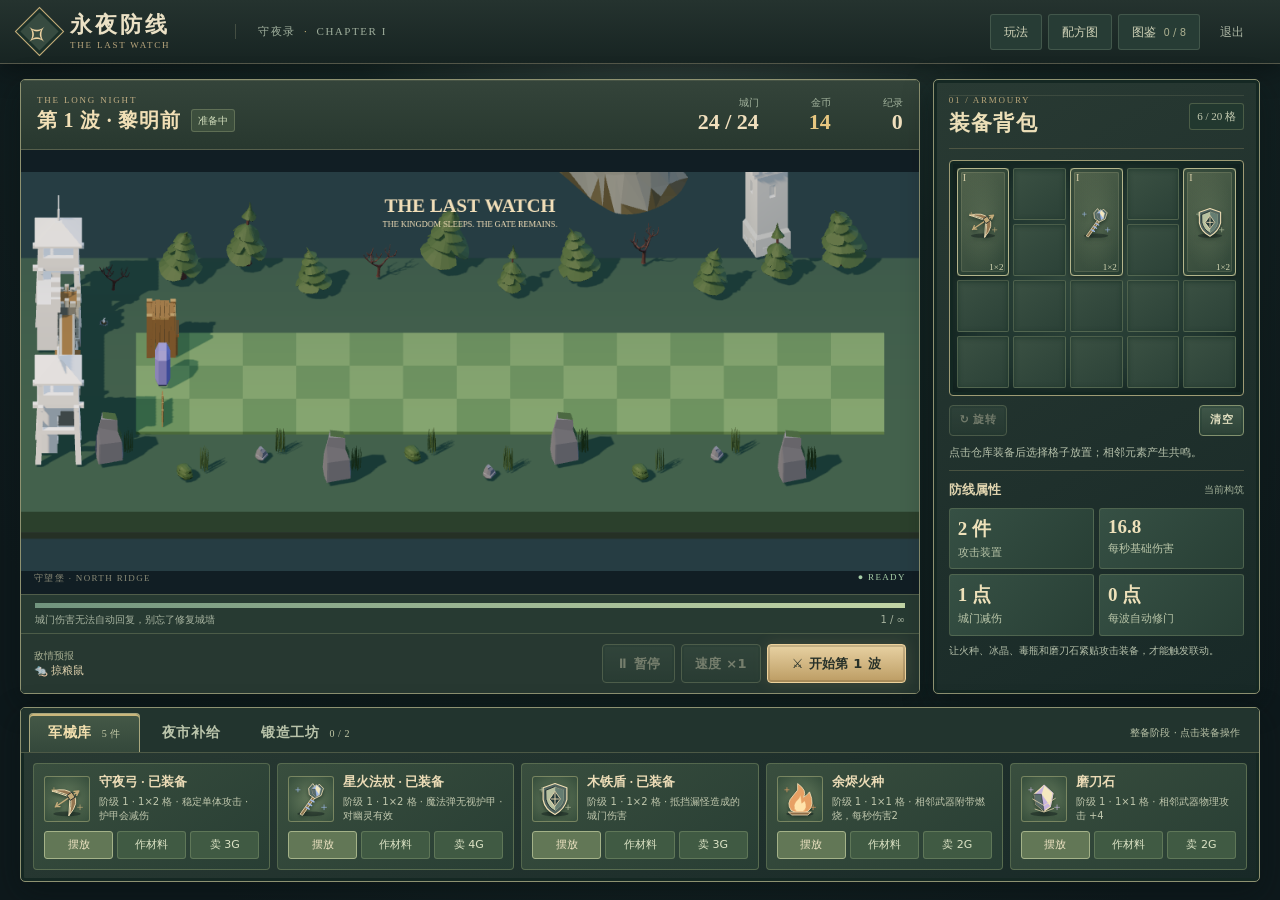
<file: prototypes/nightwatch/index.html>
<!doctype html><html lang="zh-CN"><head><meta charset="utf-8"><meta name="viewport" content="width=device-width,initial-scale=1,viewport-fit=cover"><meta name="theme-color" content="#121b1c"><meta name="description" content="背包守夜人：三维微缩战场、无限波次与装备合成"><title>背包守夜人 · 永夜防线</title><link rel="stylesheet" href="./style-v4.css?v=4"><script type="importmap">{"imports":{"three":"./vendor/three/three.module.min.js"}}</script><style>.arena-inner canvas.nw-webgl{position:absolute;inset:0;width:100%;height:100%;object-fit:contain;pointer-events:none}.arena-inner canvas.nw-overlay{position:relative;z-index:1;pointer-events:auto}.corner-note{z-index:2}.nw-debug{position:absolute;z-index:5;left:8px;top:8px;padding:8px;background:#10211fe8;color:#d9ead9;font:11px monospace;white-space:pre;pointer-events:none}.nw-debug[hidden]{display:none}</style></head><body>
<header class="top"><a href="../" class="brand"><span class="seal">✧</span><span><b>永夜防线</b><small>THE LAST WATCH</small></span></a><span class="edition">守夜录 <i>·</i> CHAPTER I</span><div class="top-meta"><button class="quiet" id="showGuide">玩法</button><button class="quiet" id="openCraftBook">配方图</button><button class="quiet" id="openBestiary">图鉴 <small id="bestiaryCounter">0 / 8</small></button><a href="../" class="quiet exit">退出</a></div></header>
<main class="game-layout">
<section class="arena-shell"><div class="arena-bar"><div class="wave-ident"><small>THE LONG NIGHT</small><strong id="waveHeading">第 1 波 · 黎明前</strong><span id="waveTag" class="bar-small">准备中</span></div><div class="arena-stats"><div><small>城门</small><b id="gateLabel">24 / 24</b></div><div><small>金币</small><b id="goldLabel" class="coin">14</b></div><div><small>纪录</small><b id="bestLabel">0</b></div></div></div><div class="arena-inner"><canvas id="battlefield" width="1080" height="480" aria-label="三路实时战斗"></canvas><div id="battleToast" class="battle-toast" aria-live="polite"></div><div class="corner-note"><span>守望堡 · NORTH RIDGE</span><span id="fpsLabel">● READY</span></div></div><div class="gate-rail"><div class="gate-track"><div id="gateFill"></div></div><div class="gate-caption"><span id="dangerNote">敌人将从右侧出现 · 防线位于左侧</span><span id="waveProgress">波次 1 / ∞</span></div></div><div class="arena-controls"><div class="forecast" id="forecast"><small>敌情预报</small><b id="forecastText">正在侦察...</b></div><div class="play-buttons"><button class="button ghost" id="pauseBtn" disabled>暂停</button><button class="button ghost" id="speedBtn" disabled>速度 ×1</button><button class="button primary" id="startWaveBtn">开始第 1 波</button></div></div></section>
<aside class="panel bag-panel"><div class="panel-top"><div><div class="overline">01 / ARMOURY</div><h2>装备背包</h2></div><span class="inline-tag" id="bagUsage">0 / 20 格</span></div><div class="bag-grid" id="bagGrid" aria-label="五列四行装备背包"></div><div class="bag-controls"><button class="button ghost small" id="rotateGear">↻ 旋转</button><button class="button ghost small" id="unequipAll">清空</button></div><p class="micro bag-hint">点击仓库装备后选择格子放置；相邻元素产生共鸣。</p><div class="build-preview"><div class="mini-title">防线属性 <small>当前构筑</small></div><div id="buildStats" class="build-stats"></div><p class="micro" id="buildNotes"></p></div><div class="bag-foot"><span>V · THE LONG NIGHT</span><span>20 SLOTS</span></div></aside>
<section class="dock"><nav class="dock-tabs" aria-label="整备工作台"><button class="dock-tab active" data-dock="inventory">军械库 <span id="stashCount">5 件</span></button><button class="dock-tab" data-dock="market">夜市补给</button><button class="dock-tab" data-dock="forge">锻造工坊 <span id="forgeBadge">0 / 2</span></button><span class="dock-status" id="dockStatus">整备阶段 · 点击装备操作</span></nav><div class="dock-body"><section class="dock-pane" data-pane="inventory"><div id="stashItems" class="stash-list"></div></section><section class="dock-pane hidden" data-pane="market"><div class="market-head"><div><h3>守夜商人</h3><p class="micro">每波刷新三件补给。合理安排金币。</p></div><button class="button ghost small" id="repairGate">修门 +5 · 8 金币</button></div><div class="shop-grid" id="shopItems"></div></section><section class="dock-pane hidden forge-pane" data-pane="forge"><div class="forge-flow"><div class="forge-slot" id="materialA"><span>＋</span><small>材料 A</small></div><span class="forge-plus">+</span><div class="forge-slot" id="materialB"><span>＋</span><small>材料 B</small></div><span class="forge-arrow">→</span><div id="craftResult" class="forge-result"><b>选择两件材料</b><small>在军械库点击「作材料」</small></div></div><div class="forge-actions"><button class="button gold full" id="combineBtn" disabled>合成装备</button><button class="button ghost full" id="clearMaterials">清除材料</button></div></section></div></section>
</main><div id="overlay" class="overlay hidden" role="dialog" aria-modal="true" aria-labelledby="dialogTitle"><div class="modal"><div class="modal-head"><div><div class="overline" id="modalEyebrow">NIGHT WATCH ARCHIVES</div><h2 id="dialogTitle">图鉴</h2></div><button id="closeOverlay" class="close-button" aria-label="关闭">✕</button></div><div id="modalBody" class="modal-content"></div></div></div><div id="tip" class="tip" role="status"></div>
<script src="./engine.js?v=4" defer></script><script src="./render.js?v=4" defer></script><script src="./scene-v4.js?v=4" defer></script><script src="./dock-v4.js?v=4" defer></script><script type="module" src="./rendering/scene-v5.js"></script></body></html>
</file>
<file: styles-base.css>
:root{--bg:#10151f;--panel:#171e2a;--panel2:#1d2634;--line:rgba(255,255,255,.09);--muted:#98a3b5;--text:#f3f5f8;--yellow:#f5ca63;--mint:#8ad7bf;--coral:#ff927e;--blue:#86b8f4;--purple:#b4a1f6;--radius:22px;--mono:'Courier New',monospace;--sans:Inter,'Noto Sans SC','Microsoft YaHei',Arial,sans-serif}
*{box-sizing:border-box}html{scroll-behavior:smooth}body{margin:0;background:var(--bg);color:var(--text);font-family:var(--sans);min-height:100vh;overflow-x:hidden}button,a{font:inherit}button{cursor:pointer}a{color:inherit;text-decoration:none}.ambient{position:fixed;pointer-events:none;filter:blur(100px);opacity:.13;z-index:-1;border-radius:50%}.ambient-a{width:480px;height:480px;background:#5d6fe1;top:-260px;right:8%}.ambient-b{width:420px;height:420px;background:#b87553;bottom:-250px;left:-120px}.site-header{height:82px;padding:0 clamp(22px,6vw,96px);display:flex;align-items:center;justify-content:space-between;border-bottom:1px solid rgba(255,255,255,.055);position:relative;z-index:2}.brand{display:flex;align-items:center;gap:12px}.brand-mark{width:38px;height:38px;border-radius:13px;background:var(--yellow);color:#171b23;display:grid;place-items:center;font-size:25px;font-weight:800;box-shadow:0 7px 22px #f5ca6329}.brand-copy{display:flex;flex-direction:column;gap:2px}.brand-copy strong{font-size:15px;letter-spacing:.04em}.brand-copy small{font:9px var(--mono);color:#7f8b9e;letter-spacing:.13em}.header-right{display:flex;align-items:center;gap:10px;color:var(--muted);font-size:12px}.live-dot,.nav-dot{width:7px;height:7px;border-radius:50%;background:#7ad7a7;box-shadow:0 0 0 4px #7ad7a71b}.github-link{border:1px solid var(--line);padding:9px 13px;border-radius:999px;margin-left:15px;color:#dce2eb;transition:.2s}.github-link:hover{border-color:#f5ca6380;color:var(--yellow)}.home-view{max-width:1400px;margin:auto;padding:0 clamp(22px,6vw,96px)}.hero{min-height:500px;display:grid;grid-template-columns:1fr 1fr;align-items:center;position:relative;border-bottom:1px solid var(--line);padding:58px 0 64px}.eyebrow{display:flex;align-items:center;gap:10px;font:10px var(--mono);letter-spacing:.17em;color:#8d9aaf}.eyebrow-line{width:24px;height:1px;background:var(--yellow)}.hero h1{font-size:clamp(43px,5.2vw,72px);line-height:1.17;letter-spacing:-.065em;margin:25px 0 19px;font-weight:800}.hero h1 em{font-style:normal;color:var(--yellow)}.hero p{color:#9aa6b8;font-size:14px;line-height:2.05;margin:0}.hero-actions{display:flex;align-items:center;gap:18px;margin-top:30px}.primary-button{display:inline-flex;align-items:center;gap:28px;padding:14px 19px;background:var(--yellow);color:#171b23;border-radius:12px;font-weight:800;font-size:13px;box-shadow:0 10px 30px #f5ca6325;transition:.2s}.primary-button:hover{transform:translateY(-3px);box-shadow:0 15px 35px #f5ca6340}.primary-button span{font-size:18px}.hero-footnote{font:10px var(--mono);color:#778397}.hero-art{height:380px;position:relative;display:grid;place-items:center}.hero-orbit{position:absolute;border:1px solid #ffffff12;border-radius:50%;transform:rotate(-18deg)}.orbit-one{width:350px;height:230px}.orbit-two{width:440px;height:300px;transform:rotate(38deg);border-style:dashed}.hero-center{width:190px;height:190px;border-radius:50%;background:radial-gradient(circle at 35% 30%,#343d50,#202938 68%);border:1px solid #ffffff19;box-shadow:0 28px 80px #0008,inset 0 0 30px #ffffff09;display:flex;align-items:center;justify-content:center;flex-direction:column;transform:rotate(-9deg)}.hero-center span{font:10px var(--mono);letter-spacing:.3em;color:var(--yellow)}.hero-center strong{font-size:48px;letter-spacing:-.08em;margin:2px 0}.hero-center small{font:8px var(--mono);color:#7e8ca2;letter-spacing:.12em}.hero-sticker{position:absolute;width:92px;height:92px;border-radius:23px;display:flex;align-items:center;justify-content:center;flex-direction:column;font-size:36px;box-shadow:0 15px 45px #0005;border:1px solid #ffffff2b;transform:rotate(9deg)}.hero-sticker small{font:8px var(--mono);letter-spacing:.12em;margin-top:3px;color:#28303b}.sticker-box{background:#f2c968;top:27px;left:13%;transform:rotate(-13deg)}.sticker-pick{background:#a9d4c2;right:10%;top:76px;transform:rotate(12deg)}.sticker-tea{background:#f39b88;bottom:24px;left:25%;transform:rotate(8deg)}.hero-spark{position:absolute;color:var(--yellow);font-size:24px}.spark-one{top:44px;right:29%}.spark-two{bottom:68px;right:18%;font-size:32px;color:var(--mint)}.hero-index{position:absolute;bottom:23px;left:0;display:flex;align-items:center;gap:10px;font:9px var(--mono);color:#6f7b8f}.hero-index span:first-child{color:var(--yellow)}.index-rule{width:42px;height:1px;background:#465062}.games-section{padding:60px 0 70px}.section-heading{display:flex;justify-content:space-between;align-items:end;margin-bottom:25px}.section-heading h2{font-size:29px;letter-spacing:-.05em;margin:12px 0 0}.section-meta{display:flex;align-items:center;gap:10px;color:#7f8ba0;font:9px var(--mono);line-height:1.55;letter-spacing:.08em}.section-meta strong{font-size:32px;color:var(--yellow);font-weight:500;letter-spacing:-.08em}.games-grid{display:grid;grid-template-columns:repeat(3,1fr);gap:17px}.game-card{min-height:290px;background:linear-gradient(145deg,#1b2432,#151c28);border:1px solid var(--line);border-radius:19px;overflow:hidden;position:relative;transition:.25s;display:flex;flex-direction:column;cursor:pointer}.game-card:hover{transform:translateY(-6px);border-color:#ffffff30;box-shadow:0 18px 50px #0005}.card-art{height:156px;position:relative;overflow:hidden;display:grid;place-items:center}.card-art:before,.card-art:after{content:"";position:absolute;border-radius:50%;border:1px solid #ffffff32}.card-art:before{width:210px;height:210px}.card-art:after{width:150px;height:150px;border-style:dashed}.card-art .art-emoji{font-size:69px;z-index:1;filter:drop-shadow(0 15px 13px #0004);transform:rotate(-8deg);transition:.3s}.game-card:hover .art-emoji{transform:scale(1.12) rotate(4deg)}.art-orbit{position:absolute;width:260px;height:50px;border:1px solid #ffffff3a;border-radius:50%;transform:rotate(-24deg)}.art-label{position:absolute;top:14px;left:16px;font:9px var(--mono);letter-spacing:.16em;color:#26303d;background:#ffffff9c;padding:6px 8px;border-radius:5px}.card-body{padding:17px 18px 16px;display:flex;flex-direction:column;flex:1}.card-top{display:flex;align-items:center;justify-content:space-between}.card-number{font:10px var(--mono);color:#718096}.card-tag{font-size:10px;color:#b4c0d0;background:#ffffff0a;border:1px solid #ffffff10;padding:5px 8px;border-radius:999px}.card-body h3{font-size:18px;margin:10px 0 5px;letter-spacing:-.04em}.card-body p{font-size:11px;color:#8f9caf;line-height:1.75;margin:0;max-width:95%}.card-bottom{display:flex;justify-content:space-between;align-items:center;margin-top:auto;padding-top:17px;color:#778498;font:9px var(--mono);letter-spacing:.08em}.play-arrow{width:28px;height:28px;border-radius:50%;display:grid;place-items:center;color:#17202b;background:var(--yellow);font-size:15px;transition:.2s}.game-card:hover .play-arrow{transform:rotate(-45deg)}.home-footer{border-top:1px solid var(--line);padding:19px 0 24px;display:flex;justify-content:space-between;color:#667286;font:9px var(--mono);letter-spacing:.12em}.home-footer b{color:var(--yellow);font-size:14px;margin-left:5px}
/* Game shell */
.game-view{max-width:1400px;margin:auto;padding:0 clamp(18px,5vw,76px) 50px}.game-nav{height:76px;border-bottom:1px solid var(--line);display:flex;align-items:center;justify-content:space-between}.back-button,.restart-button{border:1px solid var(--line);background:#ffffff06;color:#d9e0ea;padding:10px 14px;border-radius:10px;font-size:12px;transition:.2s}.back-button:hover,.restart-button:hover{border-color:#ffffff45;background:#ffffff0c}.back-button span{font-size:16px;margin-right:7px}.game-nav-center{display:flex;align-items:center;gap:10px;font-size:12px;color:#dce3ed}.nav-dot{background:var(--yellow);box-shadow:0 0 0 4px #f5ca6319}.nav-separator,.nav-muted{color:#738096}.restart-button{font-size:14px}.restart-button span{font-size:11px;margin-left:4px}.game-shell{display:grid;grid-template-columns:245px minmax(0,1fr);gap:25px;padding-top:27px;align-items:start}.game-info{background:linear-gradient(160deg,#1b2432,#151c27);border:1px solid var(--line);border-radius:18px;padding:21px 19px;position:sticky;top:20px}.info-kicker{font:9px var(--mono);letter-spacing:.15em;color:#8794a8}.info-title{font-size:25px;line-height:1.2;letter-spacing:-.06em;margin:12px 0 9px}.info-desc{font-size:11px;color:#9ba7b8;line-height:1.9;margin:0}.info-divider{height:1px;background:var(--line);margin:18px 0}.objective-title{font:9px var(--mono);letter-spacing:.14em;color:#7f8ca1;margin-bottom:10px}.objective-list{display:flex;flex-direction:column;gap:9px}.objective-item{display:flex;gap:9px;align-items:flex-start;font-size:11px;color:#b8c2d0;line-height:1.6}.objective-bullet{width:18px;height:18px;flex:0 0 18px;border-radius:6px;background:#ffffff0a;border:1px solid #ffffff15;display:grid;place-items:center;color:var(--mint);font-size:10px}.info-tip{margin-top:18px;padding:12px;border-radius:10px;background:#f5ca6310;border:1px solid #f5ca6320;color:#d5c18b;font-size:10px;line-height:1.75}.info-stats{display:flex;gap:8px;margin-top:17px}.info-stat{flex:1;background:#ffffff07;border-radius:9px;padding:10px}.info-stat strong{display:block;font:17px var(--mono);color:var(--yellow)}.info-stat span{font-size:9px;color:#8793a5}.game-stage-wrap{min-width:0}.stage-topline,.stage-bottomline{display:flex;align-items:center;justify-content:space-between;color:#748196;font:9px var(--mono);letter-spacing:.12em;padding:0 4px 11px}.stage-topline span:last-child{font-family:var(--sans);letter-spacing:0;font-size:10px;color:#9aa6b8}.stage-bottomline{padding:11px 4px 0;font-size:8px;color:#5f6c80}.game-stage{min-height:540px;border:1px solid var(--line);border-radius:19px;background:linear-gradient(145deg,#1b2432,#141b27);overflow:hidden;position:relative;padding:22px;box-shadow:0 20px 70px #0002}.toast{position:fixed;left:50%;bottom:25px;transform:translate(-50%,20px);background:#f3f5f8;color:#17202b;padding:11px 17px;border-radius:10px;font-size:12px;font-weight:700;box-shadow:0 12px 40px #0006;opacity:0;pointer-events:none;transition:.22s;z-index:20}.toast.show{opacity:1;transform:translate(-50%,0)}
</file>
<file: styles-games.css>
/* Shared game UI */
.game-panel-head{display:flex;align-items:center;justify-content:space-between;gap:12px;margin-bottom:17px}.game-panel-title{font-size:14px;font-weight:800}.game-panel-sub{font-size:10px;color:#8e9bad;margin-top:4px}.level-pill{font:9px var(--mono);color:var(--yellow);border:1px solid #f5ca6340;padding:7px 9px;border-radius:999px}.game-actions{display:flex;flex-wrap:wrap;gap:9px;margin-top:16px}.action-button{border:1px solid #ffffff18;background:#ffffff0a;color:#e7ecf3;padding:10px 14px;border-radius:10px;font-size:11px;font-weight:700;transition:.18s}.action-button:hover{background:#ffffff13;border-color:#ffffff40}.action-button.primary{background:var(--yellow);color:#20232b;border-color:var(--yellow)}.action-button.primary:hover{filter:brightness(1.06)}.action-button:disabled{opacity:.35;cursor:not-allowed}.game-note{font-size:10px;color:#8996a8;line-height:1.7}.success-panel{padding:30px;text-align:center;border:1px solid #8ad7bf44;background:linear-gradient(145deg,#8ad7bf12,#ffffff04);border-radius:17px;margin-top:16px}.success-icon{font-size:34px}.success-panel h3{font-size:20px;margin:10px 0 6px}.success-panel p{font-size:11px;color:#9ba7b8;line-height:1.7;margin:0}.success-panel .game-actions{justify-content:center}.mini-label{font:9px var(--mono);color:#8491a4;letter-spacing:.12em}
/* Truck */
.truck-layout{display:grid;grid-template-columns:minmax(0,1.2fr) minmax(220px,.8fr);gap:18px;align-items:start}.truck-board-card,.truck-tray-card{background:#111925;border:1px solid #ffffff12;border-radius:15px;padding:15px}.truck-board{position:relative;width:100%;max-width:470px;margin:0 auto;aspect-ratio:5/4;border:2px solid #657084;border-radius:10px;background-color:#202b3b;background-image:linear-gradient(#ffffff0c 1px,transparent 1px),linear-gradient(90deg,#ffffff0c 1px,transparent 1px);background-size:20% 25%;overflow:hidden;box-shadow:inset 0 0 35px #0005}.truck-board:before{content:"货厢 / LOADING BAY";position:absolute;top:8px;left:10px;color:#9ca9bb;font:8px var(--mono);letter-spacing:.1em;z-index:1;pointer-events:none}.truck-board:after{content:"🚚";position:absolute;right:8px;bottom:4px;font-size:17px;opacity:.25;pointer-events:none}.truck-piece{position:absolute;border:1px solid #ffffff4a;border-radius:7px;display:flex;align-items:center;justify-content:center;flex-direction:column;gap:2px;color:#202734;font-size:clamp(14px,2.5vw,23px);font-weight:800;box-shadow:inset 0 1px #ffffff75,0 3px 7px #0004;cursor:pointer;transition:filter .15s,outline .15s;z-index:2;user-select:none}.truck-piece small{font:7px var(--mono);letter-spacing:.05em;color:#26303d}.truck-piece.selected{outline:3px solid #fff;outline-offset:2px;filter:brightness(1.15);z-index:4}.truck-piece.cold{background:linear-gradient(145deg,#9ed5f2,#67a8d5)}.truck-piece.fragile{background:linear-gradient(145deg,#f4b6a5,#e98b79)}.truck-piece.wood{background:linear-gradient(145deg,#e9c68a,#c99c5f)}.truck-piece.green{background:linear-gradient(145deg,#b3dfb5,#75ba8c)}.truck-piece.gold{background:linear-gradient(145deg,#f7dc83,#e9b94e)}.truck-tray{display:grid;grid-template-columns:repeat(2,minmax(0,1fr));gap:8px;margin-top:12px}.truck-item{border:1px solid #ffffff12;background:#ffffff06;border-radius:10px;padding:10px 8px;text-align:left;color:#dbe2ec;display:flex;align-items:center;gap:8px;min-width:0}.truck-item.selected{border-color:var(--yellow);background:#f5ca6312}.truck-item:disabled{opacity:.32;cursor:default}.truck-item .item-emoji{font-size:20px}.truck-item strong{display:block;font-size:10px;white-space:nowrap}.truck-item small{display:block;font-size:8px;color:#8190a3;margin-top:2px}.truck-instructions{font-size:10px;color:#8997aa;line-height:1.7;margin-top:11px}.truck-board-label{display:flex;justify-content:space-between;color:#77869a;font:8px var(--mono);padding:0 2px 10px}.truck-score{display:flex;gap:8px;margin-top:13px}.truck-score div{background:#ffffff07;border-radius:8px;padding:9px;flex:1}.truck-score strong{display:block;color:var(--yellow);font:15px var(--mono)}.truck-score span{font-size:8px;color:#8491a4}
/* Demolition */
.demolition-wrap{max-width:780px;margin:auto}.demo-canvas-wrap{position:relative;background:linear-gradient(180deg,#1d2a3a,#17202d);border:1px solid #ffffff15;border-radius:14px;overflow:hidden}.demo-canvas{display:block;width:100%;height:auto;touch-action:manipulation;cursor:crosshair}.demo-hud{display:flex;justify-content:space-between;align-items:center;margin-bottom:12px}.demo-hud-stat{font-size:10px;color:#8e9bad}.demo-hud-stat strong{font:15px var(--mono);color:var(--yellow);margin-left:5px}.demo-controls{display:flex;justify-content:space-between;align-items:center;gap:12px;margin-top:13px}.demo-controls p{font-size:10px;color:#8996a8;margin:0;line-height:1.7}.demo-legend{display:flex;gap:12px;align-items:center;font-size:9px;color:#93a0b2}.legend-dot{width:8px;height:8px;border-radius:2px;display:inline-block;margin-right:5px}.demo-legend .red{background:#e97d6d}.demo-legend .blue{background:#79b8e7}
/* Tea */
.tea-game{max-width:760px;margin:auto}.tea-cups{display:grid;grid-template-columns:repeat(3,minmax(0,1fr));gap:clamp(12px,4vw,35px);padding:22px 2% 15px}.tea-cup-wrap{text-align:center}.tea-cup{height:260px;max-width:150px;width:100%;margin:0 auto 13px;position:relative;border:3px solid #b4c3d3;border-top:0;border-radius:8px 8px 30px 30px;background:linear-gradient(90deg,#ffffff0b,#ffffff04 45%,#ffffff12);overflow:hidden;cursor:pointer;box-shadow:inset 0 -8px 16px #0002,0 10px 20px #0002;transition:.2s}.tea-cup:before{content:"";position:absolute;top:-2px;left:-7px;right:-7px;height:9px;border:3px solid #b4c3d3;border-radius:50%;background:#283446;z-index:2}.tea-cup:after{content:"";position:absolute;right:-20px;top:30px;width:25px;height:95px;border:3px solid #b4c3d3;border-left:0;border-radius:0 25px 25px 0}.tea-cup.selected{outline:3px solid var(--yellow);outline-offset:5px;transform:translateY(-4px)}.tea-water{position:absolute;left:0;right:0;bottom:0;background:linear-gradient(180deg,#e9b66c,#bd7743);transition:height .35s;box-shadow:0 -5px 15px #e8b16c33}.tea-water:before{content:"";position:absolute;top:-5px;left:-10%;width:120%;height:12px;border-radius:50%;background:#f5d39a}.tea-cup-number{position:absolute;left:0;right:0;top:45%;font:10px var(--mono);color:#d7e2ef;z-index:3;text-shadow:0 1px 4px #000}.tea-cup-name{font-size:11px;font-weight:700}.tea-capacity{font:9px var(--mono);color:#8391a4;margin-top:4px}.tea-target{font-size:9px;color:#d4bb7a;margin-top:7px}.tea-meter{height:5px;background:#ffffff10;border-radius:99px;overflow:hidden;margin-top:7px}.tea-meter span{display:block;height:100%;background:var(--mint);border-radius:99px}.tea-counter{display:flex;justify-content:center;gap:24px;border-top:1px solid var(--line);padding:14px 0 4px}.tea-counter div{text-align:center}.tea-counter strong{display:block;font:17px var(--mono);color:var(--yellow)}.tea-counter span{font-size:9px;color:#8794a7}.tea-status{text-align:center;font-size:11px;color:#aab6c7;min-height:18px;margin:7px 0}
/* Restoration */
.restore-layout{display:grid;grid-template-columns:minmax(0,1fr) minmax(230px,.8fr);gap:18px}.restore-object{background:radial-gradient(circle at 50% 38%,#ffffff0e,#ffffff00 65%),#111925;border:1px solid #ffffff12;border-radius:15px;min-height:320px;padding:18px;display:flex;align-items:center;justify-content:center;flex-direction:column;position:relative;overflow:hidden}.restore-object:before{content:"RESTORATION TABLE";position:absolute;top:14px;left:15px;font:8px var(--mono);color:#6f7e92;letter-spacing:.13em}.artifact-emoji{font-size:104px;filter:drop-shadow(0 16px 18px #0006);margin-bottom:14px;transition:.3s}.artifact-name{font-size:15px;font-weight:800}.artifact-state{font-size:10px;color:#8795a8;margin-top:5px}.restore-slots{width:100%;display:grid;grid-template-columns:repeat(2,minmax(0,1fr));gap:8px;margin-top:18px}.restore-slot{border:1px dashed #6e7d91;border-radius:9px;background:#ffffff04;min-height:60px;padding:8px;text-align:left;color:#9aa8ba;display:flex;align-items:center;gap:8px;transition:.18s}.restore-slot:hover{border-color:#ffffff6e;background:#ffffff0a}.restore-slot.filled{border-style:solid;border-color:#8ad7bf75;background:#8ad7bf0e;color:#c4e7d9}.restore-slot.wrong{border-color:#ff927e;background:#ff927e12}.slot-icon{font-size:20px}.slot-copy strong{display:block;font-size:9px}.slot-copy small{display:block;font-size:8px;color:#8190a3;margin-top:3px}.restore-tray{background:#111925;border:1px solid #ffffff12;border-radius:15px;padding:15px}.restore-parts{display:grid;grid-template-columns:repeat(2,minmax(0,1fr));gap:8px;margin-top:12px}.restore-part{padding:11px 8px;border-radius:10px;border:1px solid #ffffff14;background:#ffffff06;color:#e0e7ef;text-align:left;display:flex;align-items:center;gap:8px;min-width:0}.restore-part.selected{border-color:var(--yellow);background:#f5ca6312}.restore-part:disabled{opacity:.28;cursor:default}.restore-part span{font-size:20px}.restore-part strong{font-size:9px;display:block}.restore-part small{font-size:8px;color:#8390a2;display:block;margin-top:3px}.restore-progress{height:5px;border-radius:99px;background:#ffffff10;margin-top:14px;overflow:hidden}.restore-progress span{height:100%;display:block;background:var(--mint);transition:.2s}.restore-progress-label{display:flex;justify-content:space-between;color:#8996a8;font-size:9px;margin-top:7px}
/* Mine */
.mine-game{max-width:700px;margin:auto}.mine-hud{display:flex;justify-content:space-between;align-items:center;margin-bottom:12px}.mine-lives{display:flex;gap:5px;font-size:17px}.mine-score{display:flex;gap:18px}.mine-score div{text-align:right}.mine-score strong{display:block;font:15px var(--mono);color:var(--yellow)}.mine-score span{font-size:8px;color:#8492a5}.mine-canvas-wrap{position:relative;border:1px solid #ffffff18;border-radius:14px;overflow:hidden;background:#0c1420}.mine-canvas{display:block;width:100%;height:auto}.mine-overlay{position:absolute;inset:0;display:flex;align-items:center;justify-content:center;flex-direction:column;background:#0c1420c9;backdrop-filter:blur(5px);text-align:center;padding:20px}.mine-overlay[hidden]{display:none}.mine-overlay h3{font-size:23px;margin:0 0 8px}.mine-overlay p{font-size:11px;color:#9aa7b8;line-height:1.8;max-width:290px;margin:0 0 16px}.mine-controls{display:flex;justify-content:center;gap:12px;margin-top:13px}.mine-control{width:74px;height:48px;border-radius:12px;border:1px solid #ffffff18;background:#ffffff0a;color:#e8eef6;font-size:22px;touch-action:manipulation}.mine-control:active{background:#f5ca6330;border-color:var(--yellow)}.mine-hint{text-align:center;font-size:9px;color:#78869a;margin-top:9px}
/* Turtle */
.forest-layout{display:grid;grid-template-columns:minmax(0,1fr) 245px;gap:17px;align-items:start}.forest-board-card{background:#111925;border:1px solid #ffffff12;border-radius:15px;padding:15px}.forest-shell{display:grid;grid-template-columns:repeat(5,1fr);gap:6px;padding:13px;border-radius:44% 44% 38% 38% / 25% 25% 22% 22%;background:linear-gradient(145deg,#3b665c,#203e3a);border:5px solid #70927a;box-shadow:inset 0 0 0 2px #b6d5a433,0 12px 25px #0003;max-width:500px;margin:5px auto}.forest-cell{aspect-ratio:1;border:1px solid #ffffff20;background:linear-gradient(145deg,#51796a,#34594f);border-radius:10px;display:grid;place-items:center;color:#f5f4d7;font-size:clamp(17px,3vw,28px);cursor:pointer;position:relative;transition:.15s;box-shadow:inset 0 1px 4px #ffffff12}.forest-cell:nth-child(3n){background:linear-gradient(145deg,#466d60,#2d5148)}.forest-cell:hover{border-color:#fff9;filter:brightness(1.12)}.forest-cell.selected{outline:3px solid var(--yellow);outline-offset:1px}.forest-cell.occupied{background:linear-gradient(145deg,#739a7d,#496c58);border-color:#d4e9bd55}.forest-cell.occupied:after{content:"";position:absolute;inset:4px;border:1px solid #ffffff20;border-radius:7px;pointer-events:none}.forest-cell small{position:absolute;bottom:3px;right:5px;font:7px var(--mono);color:#ffffff9c}.forest-tray{background:#111925;border:1px solid #ffffff12;border-radius:15px;padding:14px}.forest-tiles{display:grid;grid-template-columns:repeat(2,minmax(0,1fr));gap:7px;margin-top:12px}.forest-tile{border:1px solid #ffffff14;background:#ffffff06;color:#e5ebf2;border-radius:9px;padding:10px 7px;text-align:left;display:flex;align-items:center;gap:7px;min-width:0}.forest-tile.selected{border-color:var(--yellow);background:#f5ca6312}.forest-tile:disabled{opacity:.3;cursor:default}.forest-tile span{font-size:20px}.forest-tile strong{display:block;font-size:9px}.forest-tile small{display:block;font-size:8px;color:#8290a3;margin-top:2px}.forest-goals{display:flex;flex-direction:column;gap:8px;margin-top:14px}.forest-goal{display:flex;gap:7px;align-items:flex-start;font-size:9px;color:#aab6c5;line-height:1.5}.forest-goal b{width:15px;height:15px;border-radius:5px;display:grid;place-items:center;background:#ffffff0c;color:#8b98aa;flex:0 0 15px}.forest-goal.done b{background:#8ad7bf25;color:var(--mint)}
</file>
<file: styles-responsive.css>
@media(max-width:900px){.hero{min-height:450px}.hero-art{transform:scale(.86)}.games-grid{grid-template-columns:repeat(2,1fr)}.game-shell{grid-template-columns:210px minmax(0,1fr);gap:16px}.truck-layout,.restore-layout{grid-template-columns:1fr}.truck-tray{margin-top:0}.forest-layout{grid-template-columns:1fr}.forest-tray{display:grid;grid-template-columns:1fr 1fr;gap:12px}.forest-tray-head{grid-column:1/-1}.forest-goals{margin-top:0}}
@media(max-width:650px){.site-header{height:66px;padding:0 17px}.header-note,.live-dot{display:none}.github-link{margin-left:0;padding:8px 10px;font-size:10px}.home-view{padding:0 17px}.hero{grid-template-columns:1fr;min-height:0;padding:53px 0 35px}.hero h1{font-size:48px}.hero-art{height:270px;margin-top:12px;transform:scale(.78);transform-origin:center}.hero-index{bottom:10px}.games-section{padding:44px 0}.section-heading h2{font-size:24px}.games-grid{grid-template-columns:1fr;gap:12px}.game-card{min-height:255px}.card-art{height:132px}.home-footer{font-size:7px;letter-spacing:.05em}.game-view{padding:0 12px 30px}.game-nav{height:64px}.game-nav-center{font-size:10px;gap:6px}.nav-muted,.nav-separator{display:none}.back-button,.restart-button{padding:8px 9px;font-size:10px}.restart-button span{display:none}.game-shell{display:flex;flex-direction:column;padding-top:13px;gap:12px}.game-info{position:static;width:100%;padding:15px}.info-title{font-size:20px;margin:7px 0 5px}.info-desc{font-size:10px}.info-divider{margin:12px 0}.objective-list{display:grid;grid-template-columns:1fr 1fr;gap:7px}.info-tip{margin-top:12px;padding:9px}.info-stats{margin-top:10px}.game-stage{padding:13px;min-height:500px}.stage-topline,.stage-bottomline{font-size:8px}.truck-layout{grid-template-columns:1fr}.truck-board-card,.truck-tray-card{padding:10px}.truck-board{max-width:100%}.truck-item{padding:8px 6px}.tea-cups{gap:9px;padding:16px 0 10px}.tea-cup{height:190px;max-width:100px}.tea-cup:after{right:-17px;width:20px;height:75px}.tea-cup-name{font-size:9px}.tea-capacity,.tea-target{font-size:8px}.restore-layout{grid-template-columns:1fr}.restore-object{min-height:300px}.restore-parts{grid-template-columns:repeat(3,minmax(0,1fr))}.restore-part{flex-direction:column;text-align:center;gap:4px;padding:8px 3px}.restore-part span{font-size:23px}.restore-part strong{font-size:8px}.forest-tray{display:block}.forest-goals{margin-top:14px}.forest-shell{gap:4px;padding:9px;border-width:4px}.forest-cell{border-radius:7px}.mine-canvas{width:100%}.demo-controls{align-items:flex-start;flex-direction:column}.game-actions{margin-top:12px}.stage-bottomline span:last-child{max-width:48%;text-align:right}}
@media(prefers-reduced-motion:reduce){*,*:before,*:after{scroll-behavior:auto!important;transition:none!important;animation:none!important}}
.truck-cell-hit{position:absolute;z-index:1;padding:0;border:0;background:transparent;border-radius:0;cursor:crosshair;outline:none}.truck-cell-hit:focus-visible{outline:2px solid #f5ca63;outline-offset:-3px;background:#f5ca6318}.forest-cell.selected{outline:none}
.hero{overflow:hidden}
</file>
<file: game-new.css>
.ng-head{display:flex;justify-content:space-between;align-items:flex-end;gap:12px;margin-bottom:14px}.ng-head small,.ng-result>small{font:8px var(--mono);letter-spacing:.16em;color:#a5a9c2}.ng-head h2{font-size:21px;letter-spacing:-.05em;margin:7px 0 4px}.ng-head p{font-size:9px;color:#929fb1;margin:0;line-height:1.6}.ng-counter{font:25px var(--mono);color:#d8c7ff}.ng-counter i{font-size:12px;color:#8390a4;font-style:normal}.ng-seeds{display:grid;grid-template-columns:repeat(3,1fr);gap:7px;margin-bottom:12px}.ng-seeds button,.ng-items button,.ng-goods button,.ng-clues button,.ng-solutions button{border:1px solid #ffffff18;background:#ffffff07;color:#e9edf5;border-radius:10px;padding:9px;text-align:left;transition:.18s}.ng-seeds button{font-size:9px}.ng-seeds .on,.ng-items .on,.ng-goods .on,.ng-clues .on,.ng-solutions .on{border-color:#c6afff;background:#a58bff20}.ng-dream-layout,.ng-night-layout{display:grid;grid-template-columns:1.1fr .9fr;gap:11px}.ng-world{min-height:410px;border-radius:15px;padding:14px;background:linear-gradient(145deg,#153e5b,#35758a 55%,#1b2c4b);border:1px solid #ffffff25}.ng-world.cloud{background:linear-gradient(145deg,#b7a2d8,#7d8dbd 60%,#414b73)}.ng-world.moon{background:linear-gradient(145deg,#20264b,#514a78 60%,#171c37)}.ng-world>small{font:8px var(--mono);color:#ffffff9c;letter-spacing:.12em}.ng-world h3{font-size:13px;line-height:1.6;color:#fff;margin:14px 0}.ng-slots{display:grid;grid-template-columns:repeat(3,1fr);grid-template-rows:repeat(2,125px);gap:7px}.ng-slots button{border:1px dashed #ffffff75;background:#ffffff12;border-radius:12px;color:#fff;font-size:29px;display:flex;align-items:center;justify-content:center;flex-direction:column;gap:5px}.ng-slots button small{font-size:8px;color:#ffffffbd}.ng-world>small:last-child{display:block;margin-top:13px}.ng-palette,.ng-shelf{padding:13px;border-radius:14px;background:#111a27;border:1px solid #ffffff14;min-width:0}.ng-palette>b,.ng-shelf>b,.ng-clues>b,.ng-solutions>b{display:flex;justify-content:space-between;font-size:11px;margin-bottom:10px}.ng-palette>b small,.ng-shelf>b small,.ng-clues>b small{font:8px var(--mono);color:#8592a6}.ng-items{display:grid;grid-template-columns:repeat(3,1fr);gap:6px}.ng-items button{min-height:70px;display:flex;flex-direction:column;gap:3px;align-items:flex-start}.ng-items button span{font-size:21px}.ng-items button b,.ng-goods button b{font-size:8px}.ng-items button.used{opacity:.28}.ng-found{border-top:1px solid #ffffff16;margin-top:11px;padding-top:10px}.ng-found>b{display:flex;justify-content:space-between;font-size:9px;color:#d9c5ff}.ng-found>b small{font:8px var(--mono);color:#8592a6}.ng-found p{font-size:8px;color:#9ba7ba;margin:7px 0}.ng-primary,.ng-ghost{display:block;width:100%;border-radius:9px;padding:10px 12px;font-size:9px;font-weight:700;margin-top:9px}.ng-primary{background:#d8c7ff;border:1px solid #d8c7ff;color:#211b35}.ng-primary:disabled{opacity:.32;cursor:not-allowed}.ng-ghost{background:transparent;border:1px solid #ffffff18;color:#a4afc0}.ng-result{min-height:440px;border-radius:16px;padding:36px 24px;text-align:center;background:radial-gradient(circle at 50% 10%,#665b9c,#292d4c 45%,#151e31 85%);border:1px solid #ffffff22}.ng-result h2{font-size:25px;letter-spacing:-.06em;margin:9px 0}.ng-result>p{font-size:10px;color:#b3bdcd}.ng-big-emoji{font-size:50px;margin:18px}.ng-result article,.ng-cosmic-response article{max-width:520px;margin:18px auto;padding:13px;border-radius:11px;border:1px solid #ffffff20;background:#ffffff0b;color:#dce1ec;font-size:10px;line-height:1.8}.ng-chips{display:flex;justify-content:center;flex-wrap:wrap;gap:6px;margin:12px}.ng-chips span{font-size:8px;padding:6px 9px;border-radius:99px;background:#ffffff12}.ng-night-scene{padding:13px;border-radius:14px;background:linear-gradient(160deg,#1c2939,#101925);border:1px solid #ffffff14}.ng-store-sign{font:700 10px var(--mono);letter-spacing:.12em;color:#f6d4a6}.ng-store-sign small{float:right;font-size:7px;color:#8b9aad}.ng-window{height:90px;margin:12px 0;border-radius:10px;background:linear-gradient(160deg,#1b304c,#101b2d);display:grid;place-items:center;color:#f5d8a4;font-size:42px;box-shadow:inset 0 0 30px #8db1d522}.ng-window small{font:7px var(--mono);color:#9aa8bd}.ng-customer{display:flex;align-items:flex-start;gap:10px;padding:11px;border-radius:11px;background:#ffffff09}.ng-customer>div{min-width:0}.ng-customer>div>small{font-size:8px;color:#e6c79f;line-height:1.5}.ng-customer p{font-size:10px;line-height:1.7;margin:6px 0;color:#e8ebf2}.ng-basket{margin-top:10px;padding:10px;border-radius:10px;border:1px solid #e6c18d40;background:#e6c18d10}.ng-basket>b{display:flex;justify-content:space-between;font-size:9px;color:#f0d1a9}.ng-basket>b small{font:8px var(--mono)}.ng-basket>div{display:grid;grid-template-columns:repeat(3,1fr);gap:5px;margin-top:8px}.ng-basket span{padding:8px 3px;border-radius:7px;background:#ffffff0b;text-align:center;font-size:8px}.ng-goods{display:grid;grid-template-columns:repeat(2,1fr);gap:6px}.ng-goods button{min-height:58px;display:flex;align-items:center;gap:8px}.ng-goods button span{font-size:21px}.ng-goods button:disabled{opacity:.3}.ng-shelf>p{font-size:8px;color:#8995a7;margin:10px 0}.ng-night-response,.ng-cosmic-response{max-width:560px;margin:25px auto;padding:24px;border-radius:16px;text-align:center;background:linear-gradient(145deg,#252b3c,#141e2d);border:1px solid #ffffff1c}.ng-night-response .ng-customer{margin:22px 0}.ng-bag{padding:13px;border:1px solid #e6c18d44;border-radius:12px;color:#d8ba92;font:8px var(--mono)}.ng-bag>div{display:flex;justify-content:center;flex-wrap:wrap;gap:6px;margin-top:9px}.ng-bag span{padding:7px;background:#ffffff10;border-radius:8px;color:#eee;font:9px sans-serif}.ng-night-response h3{font:22px var(--mono);color:#f1ca91}.ng-ticket{padding:14px;border:1px solid #c4b3ff35;border-radius:13px;background:linear-gradient(135deg,#25243e,#1a2033)}.ng-ticket>small{font:8px var(--mono);color:#c7baf1}.ng-ticket h3{font-size:17px;margin:10px 0 6px}.ng-ticket p{font-size:9px;line-height:1.7;color:#aab4c5;margin:0}.ng-clues,.ng-solutions{margin-top:12px;padding:12px;border:1px solid #ffffff14;border-radius:12px;background:#111925}.ng-clues>div,.ng-solutions>div{display:grid;grid-template-columns:repeat(3,1fr);gap:7px}.ng-clues button{min-height:112px;display:flex;flex-direction:column;gap:5px}.ng-clues button span{font-size:22px}.ng-clues button b,.ng-solutions button b{font-size:8px}.ng-clues button small,.ng-solutions button small{font-size:8px;line-height:1.5;color:#8d9aae}.ng-solutions button{min-height:90px;display:flex;flex-direction:column;gap:7px}.ng-locked{text-align:center;color:#8b97a9;font-size:9px;padding:13px}.ng-report{max-width:500px;margin:15px auto;text-align:left}.ng-report p{display:flex;align-items:center;gap:8px;padding:9px;border-bottom:1px solid #ffffff12}.ng-report b{font-size:9px}.ng-report span{flex:1;font-size:9px;color:#aab5c5}.ng-report strong{font:9px var(--mono);color:#d9c5ff}.ng-cosmic-response h2{font-size:22px}.ng-cosmic-response p{font-size:11px;line-height:1.8;color:#b1b9c8}
@media(max-width:900px){.ng-dream-layout,.ng-night-layout{grid-template-columns:1fr}.ng-world{min-height:360px}.ng-items{grid-template-columns:repeat(4,1fr)}}
@media(max-width:600px){.ng-head h2{font-size:18px}.ng-seeds{grid-template-columns:1fr}.ng-world{min-height:330px;padding:11px}.ng-slots{grid-template-rows:repeat(2,95px);gap:5px}.ng-slots button{font-size:24px}.ng-items{grid-template-columns:repeat(3,1fr)}.ng-clues>div,.ng-solutions>div{grid-template-columns:1fr}.ng-clues button,.ng-solutions button{min-height:68px}.ng-result{padding:30px 14px}.ng-result h2{font-size:21px}}
</file>
<file: prototypes/nightwatch/style-v4.css>
:root{color-scheme:dark;--ink:#0d171a;--panel:#1d2c2b;--line:#647364;--gold:#d5bd87;--paper:#ebe1c5;--muted:#a9b5a4;--green:#acccb0;--serif:"Noto Serif CJK SC","Songti SC","STSong",Georgia,serif}*{box-sizing:border-box}html,body{margin:0;min-height:100%;background:#101a1c;color:var(--paper)}body{font:13px/1.5 system-ui,"Microsoft YaHei",sans-serif;background:radial-gradient(ellipse at 53% -20%,#40514b 0,#162725 37%,#0e191c 85%)}button{font:inherit;cursor:pointer;color:inherit}button:disabled{cursor:not-allowed;opacity:.42}button:focus-visible,a:focus-visible{outline:2px solid #d8cf9f;outline-offset:2px}a{color:inherit;text-decoration:none}.hidden{display:none!important}.top{height:64px;border-bottom:1px solid #92866d70;background:linear-gradient(#25332f,#172422);display:flex;align-items:center;padding:0 22px;gap:25px;box-shadow:0 5px 28px #0006}.brand{display:flex;align-items:center;gap:13px;min-width:188px}.seal{display:grid;place-items:center;width:35px;height:35px;border:1px solid #c7ad77;transform:rotate(45deg);font-size:29px;color:#edd2a0;background:#374b40;box-shadow:inset 0 0 0 3px #1b3029}.brand b{font-family:var(--serif);font-size:22px;letter-spacing:.13em;font-weight:700;line-height:1.1;display:block}.brand small{font:9px Georgia,serif;color:#baa77d;letter-spacing:.2em;display:block;margin-top:3px}.edition{font:11px Georgia,var(--serif);letter-spacing:.14em;color:#9fae9c;border-left:1px solid #7d816a66;padding-left:22px}.edition i{font-style:normal;color:#c6ae77;margin:0 4px}.top-meta{display:flex;align-items:center;gap:6px;margin-left:auto}.quiet{border:1px solid #71837060;background:#273c35;color:#d2d4b9;padding:8px 13px;border-radius:3px;white-space:nowrap;font-size:12px}.quiet:hover{background:#43594b;border-color:#b0b98c}.quiet small{color:#aaae8f;margin-left:4px}.exit{background:transparent;color:#acb5a3;border-color:transparent}
.game-layout{max-width:1640px;margin:auto;padding:15px 20px 18px;display:grid;grid-template-columns:minmax(0,2.75fr) minmax(302px,1fr);grid-template-rows:minmax(0,1fr) auto;gap:13px;min-height:calc(100dvh - 64px)}.arena-shell,.panel,.dock{background:linear-gradient(150deg,#293a33,#182927);border:1px solid #8e9271;border-radius:5px;box-shadow:inset 0 0 0 3px #152823,0 10px 30px #06110f70;min-width:0;overflow:hidden;position:relative}.arena-shell{display:flex;flex-direction:column;align-self:stretch}.arena-bar{padding:11px 16px;display:flex;align-items:center;justify-content:space-between;gap:12px;border-bottom:1px solid #a59b764d;background:linear-gradient(#34443a,#28382f);min-height:70px;flex-shrink:0}.wave-ident{display:grid;grid-template-columns:auto auto;align-items:center;column-gap:10px;row-gap:2px}.wave-ident>small{grid-column:1/-1;font:9px Georgia,serif;color:#c1ae84;letter-spacing:.2em}.wave-ident strong{font:600 20px var(--serif);color:#f1dfb6;white-space:nowrap;letter-spacing:.04em}.bar-small{padding:3px 6px;border:1px solid #8e9e776d;background:#53674b6e;color:#d3dfbd;font-size:10px;white-space:nowrap;border-radius:3px}.arena-stats{display:flex;align-items:center;gap:24px}.arena-stats>div{min-width:48px;text-align:right}.arena-stats small{color:#a4b49e;font-size:10px;display:block}.arena-stats b{font:600 22px Georgia,serif;color:#f0dfbd;display:block;line-height:1.05}.arena-stats .coin{color:#e8c780}.arena-inner{position:relative;display:flex;align-items:center;justify-content:center;background:#111e24;flex:1;min-height:0;overflow:hidden}.arena-inner canvas{display:block;width:100%;height:auto;aspect-ratio:1080/480;object-fit:contain}.corner-note{position:absolute;display:flex;justify-content:space-between;bottom:9px;left:13px;right:13px;color:#c8c0a1aa;font:9px Georgia,var(--serif);letter-spacing:.15em;pointer-events:none}.corner-note span:last-child{color:#a8cfa8}.gate-rail{padding:8px 14px 6px;flex-shrink:0;background:#273a32;border-top:1px solid #a2a27d55}.gate-track{height:5px;background:#4c3632;border-radius:1px}.gate-track>div{height:100%;width:100%;background:linear-gradient(90deg,#71947e,#c2d5a6);transition:width .2s}.gate-caption{display:flex;justify-content:space-between;color:#a8b4a0;font-size:10px;margin-top:4px}.arena-controls{padding:10px 13px;display:flex;gap:12px;justify-content:space-between;align-items:center;flex-shrink:0;background:#273831;border-top:1px solid #85916b66}.forecast{flex:1;min-width:0}.forecast small{display:block;color:#a6ad91;font-size:10px}.forecast b{display:block;color:#e4d5b0;font-size:11px;font-weight:500;overflow-wrap:anywhere}.play-buttons{display:flex;gap:6px}.button{border:1px solid #83916e;border-radius:4px;background:linear-gradient(#405749,#2d4237);color:#e1debf;padding:9px 13px;white-space:nowrap;box-shadow:inset 0 0 0 2px #223c3055;font-weight:600;letter-spacing:.025em}.button:hover:not(:disabled){filter:brightness(1.18)}.button.primary,.button.gold{border-color:#eed29c;background:linear-gradient(#e8d2a3,#bc9c63);color:#273129;box-shadow:inset 0 0 0 2px #6f5f3c4a,0 0 15px #d2b67d29;font-weight:850}.button.primary{min-width:139px}.button.small{font-size:11px;padding:6px 10px}.button.full{width:100%}.battle-toast{position:absolute;left:50%;top:17px;transform:translate(-50%,-8px);opacity:0;transition:.2s;pointer-events:none;border:1px solid #bfb082;background:#1d342ded;padding:9px 16px;color:#ecddb6;border-radius:4px;z-index:4;white-space:nowrap}.battle-toast.show{opacity:1;transform:translate(-50%,0)}
.panel{padding:15px;display:flex;flex-direction:column}.panel-top{display:flex;justify-content:space-between;gap:7px;align-items:center;margin-bottom:11px;border-bottom:1px solid #a2976950;padding-bottom:11px}.overline{font:9px Georgia,serif;letter-spacing:.19em;color:#b6a478}.panel h2,.modal-head h2{font:600 21px var(--serif);letter-spacing:.06em;color:#ecdfb8;margin:4px 0 0}.inline-tag{font:11px Georgia,var(--serif);color:#c6ccb2;border:1px solid #89936d66;background:#22382f;padding:5px 7px;border-radius:3px;white-space:nowrap}.bag-grid{--gap:4px;display:grid;grid-template-columns:repeat(5,minmax(0,1fr));grid-template-rows:repeat(4,minmax(0,1fr));gap:var(--gap);padding:7px;border:1px solid #9e9b74;background:radial-gradient(ellipse,#334a3e,#182d29 85%);box-shadow:inset 0 0 0 3px #132722,inset 0 0 25px #0007;aspect-ratio:5/4;isolation:isolate;border-radius:4px;width:100%;max-width:365px;margin:0 auto}.bag-cell{position:relative;border:1px solid #8c9b704e;border-radius:2px;background:linear-gradient(145deg,#3b5143,#2b4137);padding:0;min-height:0;min-width:0;overflow:visible;box-shadow:inset 0 1px 5px #10271f80}.bag-cell:disabled{opacity:1}.bag-cell.anchor{z-index:2}.bag-cell.can-drop{background:#435e48;outline:1px solid #9fb58c}.bag-art{pointer-events:none;position:absolute;z-index:3;top:-1px;left:-1px;width:calc(var(--iw)*100% + (var(--iw) - 1)*(var(--gap) + 2px) + 2px);height:calc(var(--ih)*100% + (var(--ih) - 1)*(var(--gap) + 2px) + 2px);display:flex;align-items:center;justify-content:center;padding:6px;border:1px solid #b4b58b;border-radius:4px;background:radial-gradient(ellipse,#64765b80,transparent 70%),linear-gradient(135deg,#52634c,#304638);box-shadow:inset 0 0 0 3px #1a332a77,0 2px 5px #0005}.bag-art::after{content:"";position:absolute;inset:3px;border:1px solid #c7c49b2b;border-radius:2px}.gear-art,.monster-art{width:100%;height:100%;display:block;filter:drop-shadow(0 2px 2px #0d2018a0)}.bag-art .gear-art{width:88%;height:88%;max-width:82px;max-height:90px}.bag-art .tile-rank{font:10px Georgia,serif;position:absolute;left:5px;top:3px;color:#d8cfaa}.bag-art i{position:absolute;right:5px;bottom:3px;font:9px Georgia,serif;color:#d7d9b5}.bag-art.tier-2,.tier-2 .item-icon{background:radial-gradient(ellipse,#536b75,#334c52);border-color:#a2bcc0}.bag-art.tier-3,.tier-3 .item-icon{background:radial-gradient(ellipse,#776c86,#4b4359);border-color:#c7afcf}.bag-art.tier-4,.tier-4 .item-icon{background:radial-gradient(ellipse,#91764d,#51442d);border-color:#e2c68c}.bag-controls{display:flex;justify-content:space-between;margin-top:9px;gap:6px}.micro{font-size:11px;line-height:1.65;color:#a6b39e;margin:8px 0}.bag-hint{font-size:10.5px;margin-bottom:9px}.build-preview{padding:10px 0 0;border-top:1px solid #9e9a6952}.mini-title{display:flex;justify-content:space-between;align-items:center;font:600 13px var(--serif);color:#dfd3ae}.mini-title small{font:10px system-ui,sans-serif;color:#a3b199}.build-stats{display:grid;grid-template-columns:repeat(2,minmax(0,1fr));gap:5px;margin-top:9px}.build-stat{padding:7px 8px;background:#30483b;border:1px solid #8b9a7055;border-radius:3px}.build-stat strong{display:block;font:600 17px Georgia,var(--serif);color:#eee1ba}.build-stat span{font-size:10px;color:#a8b79c}.build-preview .micro{font-size:10px;margin:7px 0}.bag-foot{display:flex;justify-content:space-between;margin-top:auto;padding-top:8px;font:8px Georgia,serif;color:#839680;letter-spacing:.12em}
.dock{grid-column:1/-1;display:flex;flex-direction:column;min-height:176px}.dock-tabs{display:flex;align-items:center;gap:3px;background:#22342e;border-bottom:1px solid #9b9b705b;padding:5px 8px 0}.dock-tab{position:relative;border:1px solid transparent;border-bottom:0;border-radius:4px 4px 0 0;padding:10px 18px;background:transparent;color:#b9c3aa;font:600 13px var(--serif);letter-spacing:.04em;white-space:nowrap}.dock-tab.active{border-color:#a9a77e;background:linear-gradient(#455947,#34483b);color:#f2dfae;box-shadow:inset 0 2px 0 #cbb77c}.dock-tab span{font:10px Georgia,var(--serif);margin-left:6px;color:#c2c8a6}.dock-status{color:#9eae98;font-size:10px;margin-left:auto;padding:0 11px;white-space:nowrap}.dock-body{padding:10px 13px;min-height:120px}.dock-pane{min-width:0}.stash-list{display:flex;gap:7px;overflow:auto;max-height:145px;scrollbar-width:thin;scrollbar-color:#7e9070 #283b31;padding:0 0 4px}.item-card{display:flex;gap:9px;align-items:center;min-width:210px;max-width:250px;flex:1 0 210px;padding:9px;background:linear-gradient(145deg,#394e3e,#283e34);border:1px solid #86976c73;border-radius:4px;position:relative}.item-icon{width:44px;height:44px;flex-shrink:0;border:1px solid #a6ad7a90;background:radial-gradient(ellipse,#667b5d,#354d3b);border-radius:3px;padding:3px}.item-info{flex:1;min-width:0}.item-info b{display:block;color:#ebdbb6;font:600 12px var(--serif);line-height:1.5}.item-info small{display:block;font-size:9px;color:#afbea1;line-height:1.45;margin-top:4px}.item-actions{display:flex;flex-direction:column;gap:4px;flex-shrink:0}.tiny-button{border:1px solid #7b906b88;background:#405a43;border-radius:3px;padding:4px 6px;color:#dce3c5;font-size:10px;white-space:nowrap}.tiny-button:hover{background:#667a52}.item-card.active{border-color:#b7d195}.item-card.material{border-color:#e2c689;background:#57553c}.tiny-button.selected{border-color:#e1c789;color:#f4deb1;background:#78633d}.empty-state{padding:20px;color:#a3b39a}.market-head{display:flex;justify-content:space-between;align-items:center;margin-bottom:8px;gap:9px}.market-head h3{font:600 15px var(--serif);margin:0}.market-head p{margin:2px 0}.shop-grid{display:flex;gap:8px;flex-wrap:wrap}.shop-item{display:flex;align-items:center;gap:9px;min-width:155px;flex:0 1 215px;padding:9px 12px;background:#334a3c;border:1px solid #8d9e7480;border-radius:4px;white-space:nowrap;color:#e7dabb}.shop-item .icon{width:33px;height:33px;flex-shrink:0}.shop-item small{color:#e0c68b;margin-left:auto}.shop-item b{font:600 12px var(--serif)}.forge-pane{display:flex;gap:16px;align-items:center;justify-content:space-between}.forge-flow{flex:1;display:flex;gap:12px;align-items:center;min-width:0}.forge-slot{flex:0 0 96px;height:91px;display:flex;align-items:center;justify-content:center;flex-direction:column;background:radial-gradient(ellipse,#53644c,#263c32);border:1px solid #989d7277;border-radius:4px}.forge-slot span{width:43px;height:43px;display:grid;place-items:center;font:28px Georgia,serif;color:#cab78a}.forge-slot small{font:11px var(--serif);color:#c9cfb1}.forge-slot.filled{border-color:#dbbd84}.forge-plus,.forge-arrow{font:24px Georgia,serif;color:#cbb586}.forge-result{flex:1;min-height:91px;padding:10px;background:#304637;border:1px solid #8a996e80;display:flex;flex-direction:column;align-items:center;justify-content:center;text-align:center;border-radius:4px}.forge-result b{font:600 13px var(--serif);color:#e9d6a9}.forge-result small{color:#acbba0;font-size:10px;margin-top:5px}.forge-result.matched{border-color:#cdb477;background:#55583a}.forge-art{width:30px;height:30px}.forge-actions{width:180px;display:flex;flex-direction:column;gap:6px}
.overlay{position:fixed;inset:0;z-index:50;display:grid;place-items:center;padding:18px;background:#0a1515d4;backdrop-filter:blur(7px)}.modal{width:min(900px,100%);max-height:90vh;overflow:hidden;display:flex;flex-direction:column;border:1px solid #d1b984;background:linear-gradient(150deg,#3a4d3e,#1e312b);border-radius:5px;box-shadow:inset 0 0 0 4px #263c2e,0 25px 80px #030d0a}.modal-head{display:flex;align-items:center;justify-content:space-between;padding:16px 21px;border-bottom:1px solid #aaa27766}.modal-head h2{font-size:25px}.close-button{border:1px solid #9caa81;background:#3a5140;color:#eadcba;width:32px;height:32px;border-radius:3px}.modal-content{overflow:auto;padding:16px 20px;scrollbar-width:thin}.codex-grid,.recipe-grid{display:grid;grid-template-columns:repeat(2,minmax(0,1fr));gap:9px}.codex-card{display:flex;gap:10px;padding:11px;background:#334a3a;border:1px solid #8a9a7188;border-radius:4px}.codex-card.unknown{opacity:.5;filter:grayscale(.8)}.codex-avatar{width:60px;height:60px;flex-shrink:0;border:1px solid #a7b18a;background:#405b45;border-radius:4px;padding:4px}.codex-copy b{font:600 14px var(--serif);display:block}.codex-copy small,.codex-copy p{font-size:11px;color:#b4c1a6}.codex-copy p{margin:6px 0}.codex-tag{color:#ddc58d;font-size:10px}.recipe-group h3{font:600 15px var(--serif);color:#e6cc96}.recipe{padding:10px;background:#304a38;border:1px solid #869c7480;border-radius:3px}.recipe.match{border-color:#e0c58a}.recipe b{display:block;font:600 12px var(--serif)}.recipe small{font-size:10px;color:#b3c09e}.formula{display:flex;align-items:center;gap:8px;margin-bottom:5px}.formula .gear-art{width:36px;height:36px}.formula i{font:17px Georgia,serif;color:#d2c18e}.reward-grid{display:grid;grid-template-columns:repeat(3,minmax(0,1fr));gap:10px}.reward-card{background:radial-gradient(ellipse,#64795a,#344c3c);border:1px solid #bcc599;border-radius:4px;display:flex;align-items:center;flex-direction:column;gap:8px;padding:15px 10px;min-height:160px}.reward-card:hover{border-color:#edd1a1;background:#536f50}.reward-art{width:65px;height:65px}.reward-card b{font:600 15px var(--serif)}.reward-card small{font-size:11px;color:#d1d9b9}.result-view{text-align:center;padding:15px}.result-view .hero{font-size:35px}.result-view h3{font:600 25px var(--serif);color:#f1dab1;margin:8px}.result-view p{color:#bcc9af}.guide-step{display:flex;gap:12px;margin:12px 0}.guide-step i{display:grid;place-items:center;width:28px;height:28px;flex-shrink:0;background:#c5b27d;color:#293c2d;border-radius:3px;font-style:normal}.guide-step p{margin:4px 0;color:#b0bea6;font-size:12px}.tip{position:fixed;bottom:22px;left:50%;transform:translate(-50%,12px);opacity:0;pointer-events:none;background:#345240;border:1px solid #cbb985;color:#e8deba;padding:9px 14px;border-radius:4px;z-index:70;transition:.2s}.tip.show{opacity:1;transform:translate(-50%,0)}
@media(min-width:1150px) and (min-height:680px){.game-layout{height:calc(100dvh - 64px);grid-template-rows:minmax(0,1fr) 175px}.arena-inner canvas{max-height:100%;height:100%;width:100%;object-fit:contain}.bag-panel{overflow:auto;scrollbar-width:thin;scrollbar-color:#81906e #283b31}.bag-grid{max-width:min(100%,330px);flex-shrink:0}.dock{min-height:0}.dock-body{overflow:auto}.stash-list{max-height:100%}}
@media(max-width:1150px){.game-layout{grid-template-columns:minmax(0,1fr) minmax(260px,.48fr);padding:10px;gap:10px}.top{padding:0 12px}.edition{display:none}.arena-stats{gap:12px}.arena-stats b{font-size:17px}.wave-ident strong{font-size:16px}.arena-bar{padding:9px 11px;min-height:60px}.panel{padding:12px}.play-buttons .button{padding:7px 9px;font-size:11px}.button.primary{min-width:100px}}
@media(max-width:740px){.top{height:53px;gap:5px;padding:0 9px}.brand{min-width:0;gap:8px}.brand b{font-size:16px;letter-spacing:.02em}.brand small{font-size:7px;letter-spacing:.12em}.seal{width:25px;height:25px;font-size:19px}.quiet{padding:6px 7px;font-size:10px}.top-meta{gap:2px}.exit{display:none}.quiet small{font-size:9px;margin-left:0}.game-layout{display:flex;flex-direction:column;min-height:0;padding:8px;gap:9px}.arena-shell{order:0}.bag-panel{order:1}.dock{order:2}.arena-bar{min-height:53px;padding:8px;gap:6px}.wave-ident{gap:3px}.wave-ident>small{font-size:7px;letter-spacing:.12em}.wave-ident strong{font-size:14px}.bar-small{font-size:8px;padding:2px 4px}.arena-stats{gap:10px}.arena-stats>div{min-width:30px}.arena-stats small{font-size:8px}.arena-stats b{font-size:15px}.arena-controls{flex-direction:column;align-items:stretch;padding:8px;gap:7px}.forecast{font-size:10px}.play-buttons{justify-content:flex-end}.corner-note{font-size:7px;left:8px;right:8px;bottom:5px}.gate-caption{font-size:9px}.panel{padding:12px}.bag-grid{max-width:390px}.bag-panel .build-stats{grid-template-columns:repeat(4,minmax(0,1fr))}.build-stat{padding:7px 4px;text-align:center}.build-stat strong{font-size:13px}.build-stat span{font-size:9px}.dock-tab{padding:8px 10px;font-size:12px}.dock-tab span{font-size:9px;margin-left:3px}.dock-status{display:none}.dock-body{padding:9px}.stash-list{max-height:240px;display:grid;grid-template-columns:1fr;overflow:auto}.item-card{min-width:0;max-width:none}.item-info small{font-size:10px}.item-actions{flex-direction:row}.forge-pane{flex-direction:column;align-items:stretch;gap:8px}.forge-flow{gap:5px}.forge-slot{flex-basis:65px;height:79px}.forge-plus,.forge-arrow{font-size:16px}.forge-result{min-height:79px;padding:5px}.forge-actions{width:100%;flex-direction:row}.shop-item{flex:1 1 100%;min-width:0}.modal-head{padding:12px}.modal-head h2{font-size:20px}.modal-content{padding:10px}.codex-grid,.recipe-grid{grid-template-columns:1fr}.reward-grid{grid-template-columns:1fr}.reward-card{min-height:80px;display:grid;grid-template-columns:44px 1fr;text-align:left;gap:1px 7px}.reward-art{width:43px;height:43px;grid-row:1/3}.battle-toast{font-size:10px;max-width:96%;white-space:normal}.tip{max-width:94vw;white-space:normal}}
@media(prefers-reduced-motion:reduce){*{transition:none!important}}

/* Review 2: more readable inventory controls and compact laptop presentation. */
.item-card{display:grid;grid-template-columns:46px minmax(0,1fr);grid-template-rows:auto auto;gap:7px 9px;align-content:start;min-width:224px;max-width:280px;flex:1 0 224px;padding:10px}.item-icon{width:46px;height:46px}.item-info b{font-size:13px;line-height:1.3}.item-info small{font-size:10px;line-height:1.45;color:#c0c7ad}.item-actions{grid-column:1/-1;flex-direction:row;gap:4px}.item-actions .tiny-button{flex:1;min-width:0;padding:5px 4px;font-size:11px}.item-actions .tiny-button:first-child{background:#627756;border-color:#a4b288;color:#f0e5c4}.item-card.material{box-shadow:inset 0 0 0 1px #c5ae77}.dock-body{padding:10px 12px}.dock-status{color:#bac3a8}.panel .micro{color:#b6c1ab}.arena-inner canvas{image-rendering:auto}.arena-bar,.panel-top{box-shadow:inset 0 1px 0 #d1c59a20}.build-stat{background:linear-gradient(135deg,#365044,#283f35)}.build-stat strong{font-size:19px}.build-stat span{font-size:11px;color:#b9c5a8}.stash-list{padding-bottom:7px}.dock-tab{font-size:14px}.bag-foot{display:none}
@media(min-width:1150px) and (max-height:780px){.game-layout{grid-template-rows:minmax(0,1fr) 151px;padding:9px 14px 10px;gap:9px}.top{height:54px}.game-layout{height:calc(100dvh - 54px);min-height:calc(100dvh - 54px)}.arena-bar{min-height:56px;padding:7px 11px}.wave-ident strong{font-size:17px}.arena-stats b{font-size:18px}.arena-controls{padding:7px 10px}.gate-rail{padding:6px 11px}.panel{padding:10px 12px}.panel-top{padding-bottom:7px;margin-bottom:7px}.panel h2{font-size:17px}.bag-grid{max-width:235px}.bag-controls{margin-top:6px}.bag-hint{display:none}.build-preview{margin-top:7px;padding:7px 0 0}.build-stats{grid-template-columns:repeat(4,minmax(0,1fr));gap:3px;margin-top:5px}.build-stat{padding:5px 2px;text-align:center}.build-stat strong{font-size:13px}.build-stat span{font-size:8px;line-height:1.25;display:block}.build-preview .micro{margin:5px 0;font-size:10px}.dock-tabs{padding-top:3px}.dock-tab{padding:6px 15px}.dock-body{padding:7px 9px}.item-card{padding:7px;gap:5px 7px}.item-actions .tiny-button{padding:4px;font-size:10px}.item-icon{width:39px;height:39px}}
@media(max-width:740px){.item-card{min-width:0;max-width:none;grid-template-columns:43px minmax(0,1fr);padding:8px}.item-actions{flex-direction:row}.item-info small{font-size:10px}.bag-grid{max-width:320px}.bag-panel .build-stat strong{font-size:14px}.bag-panel .build-stat span{font-size:9px}.top .quiet{padding:6px}.brand small{font-size:7px}.dock-tab{font-size:12px}.dock-body{padding:9px}.stash-list{max-height:300px}.item-card{min-height:92px}}
</file>
